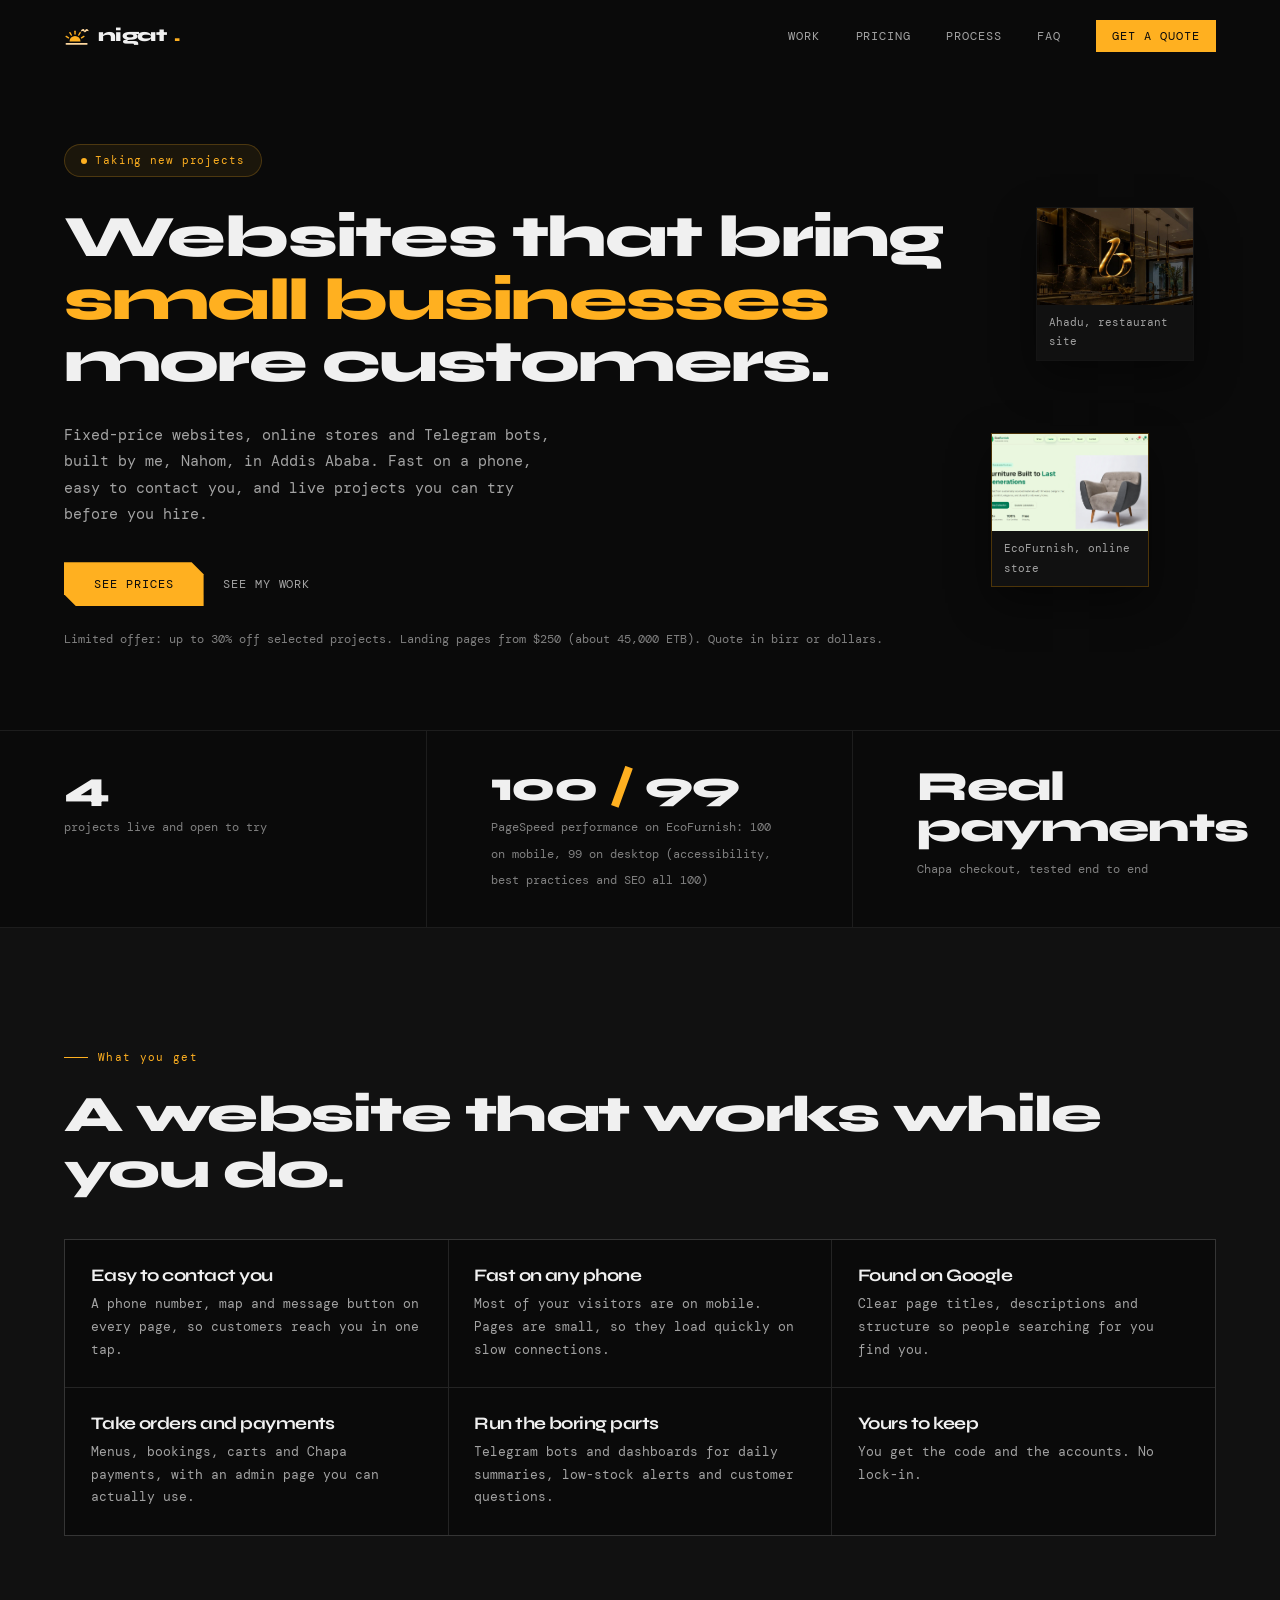
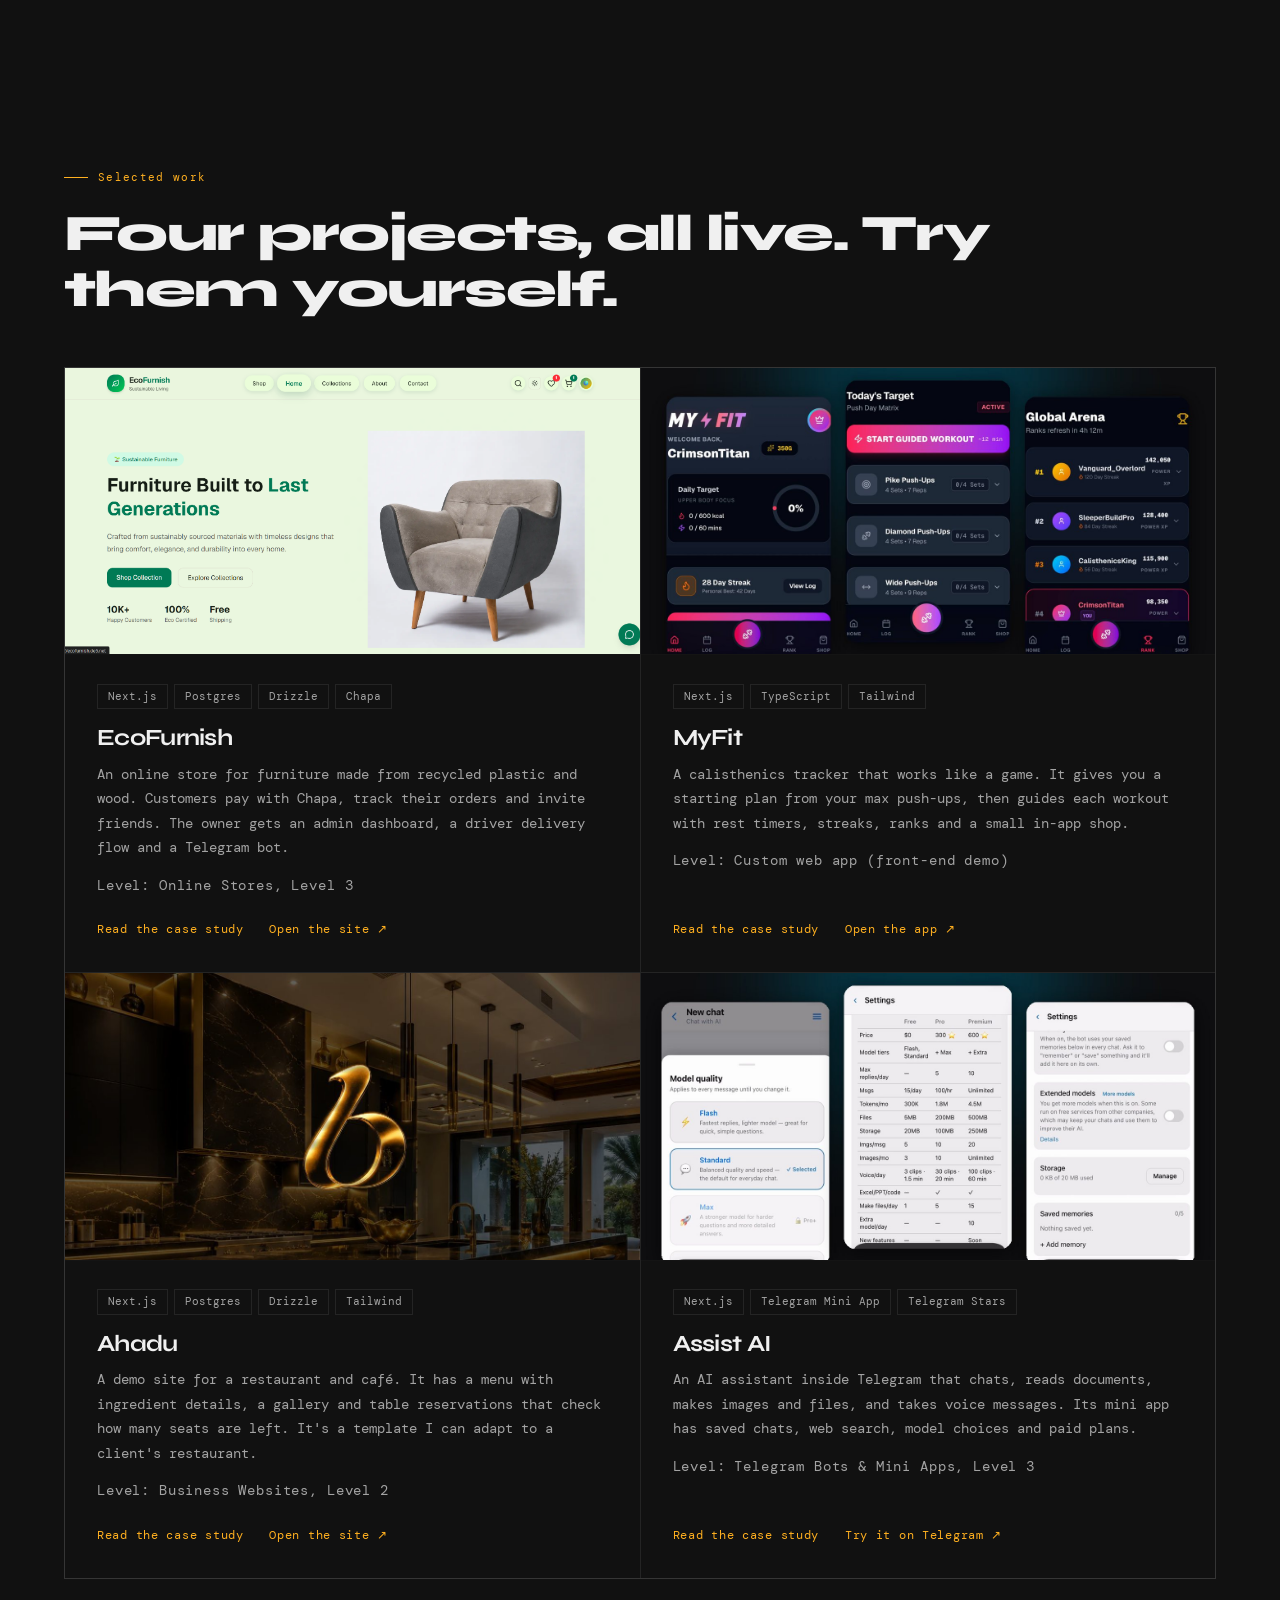
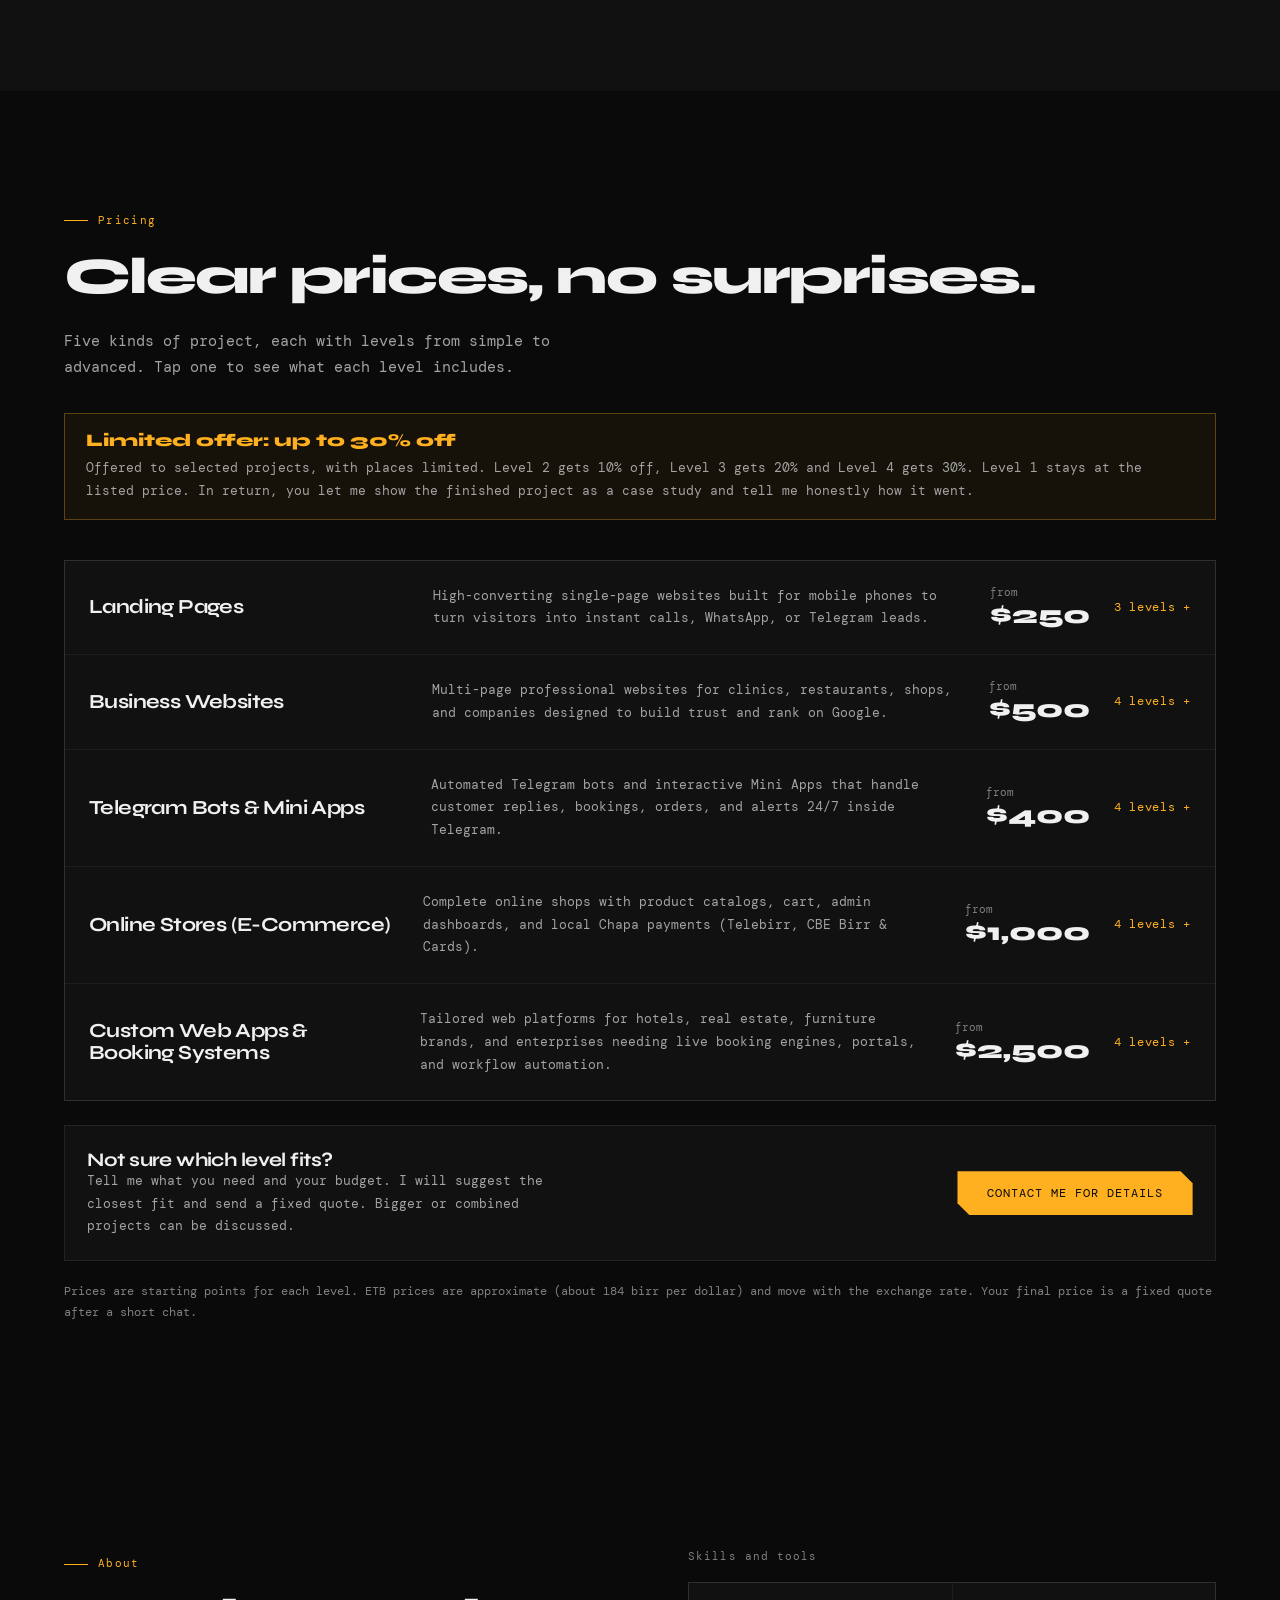
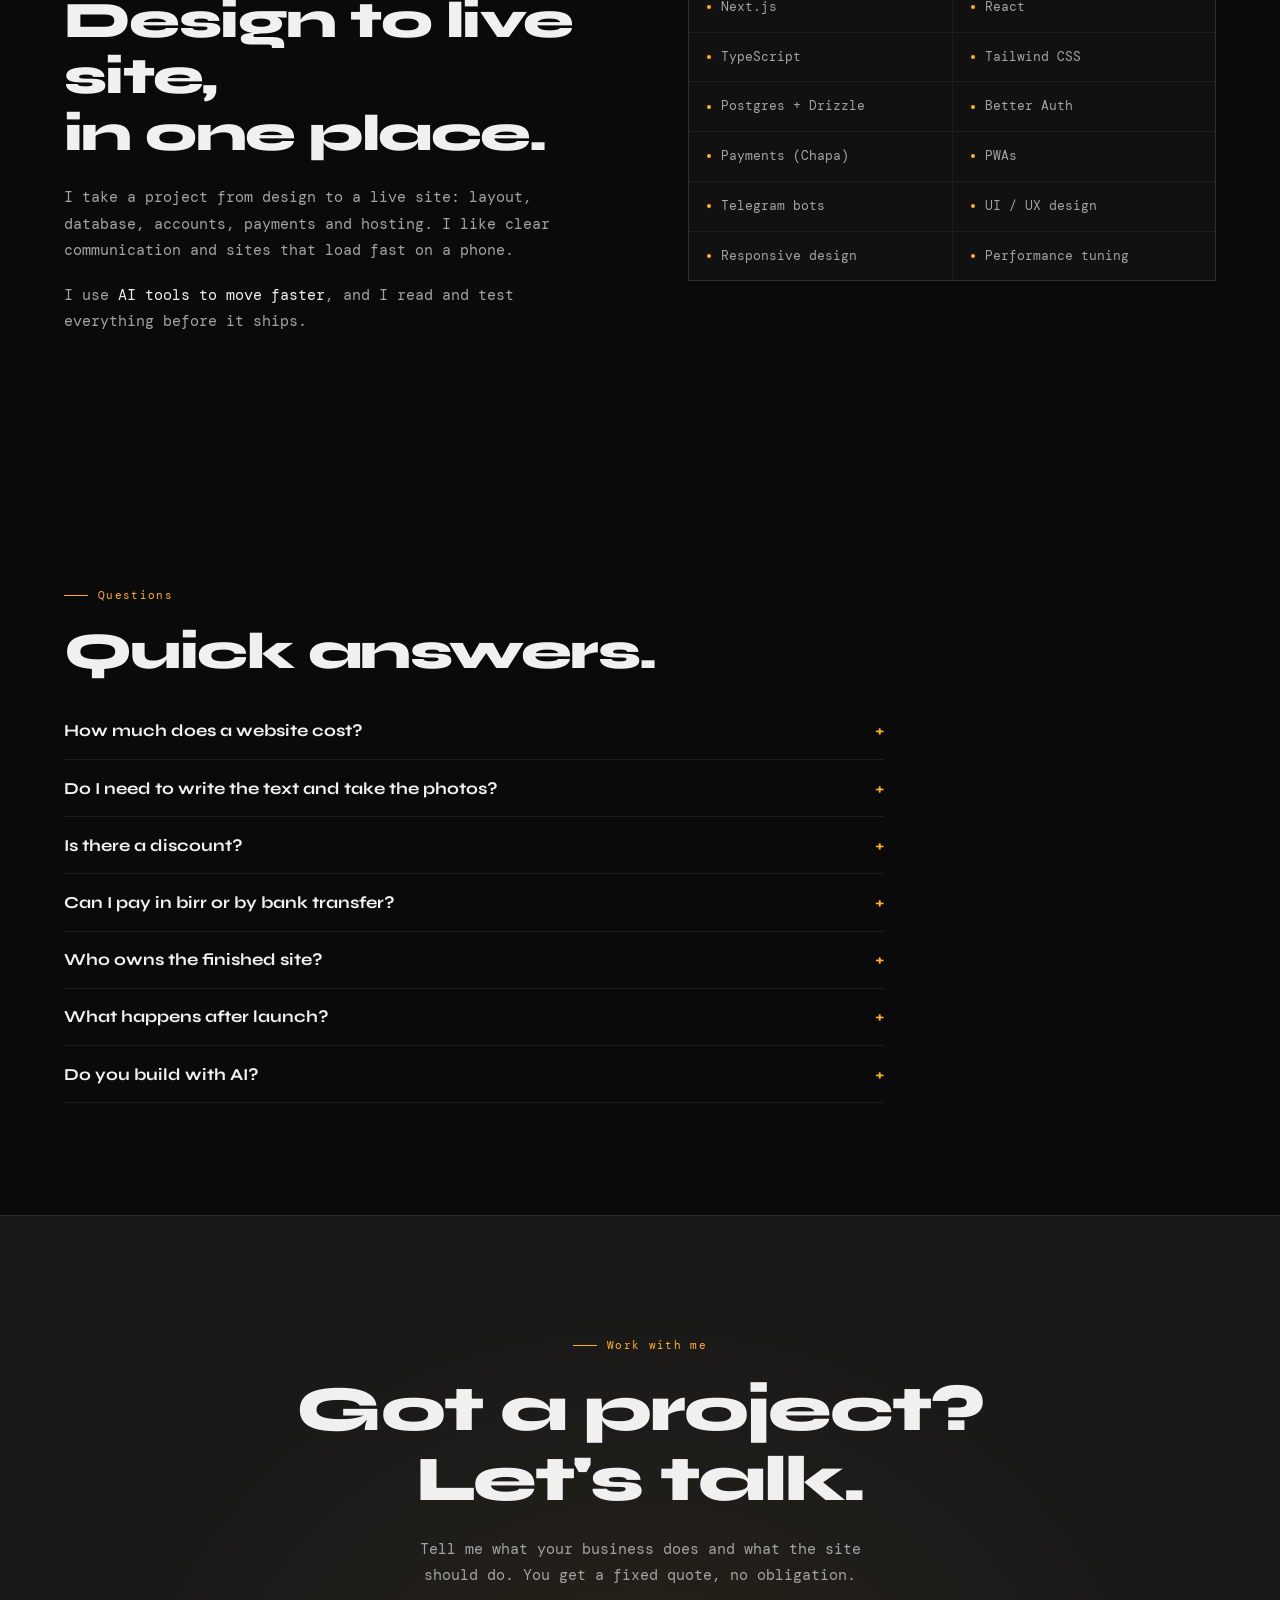
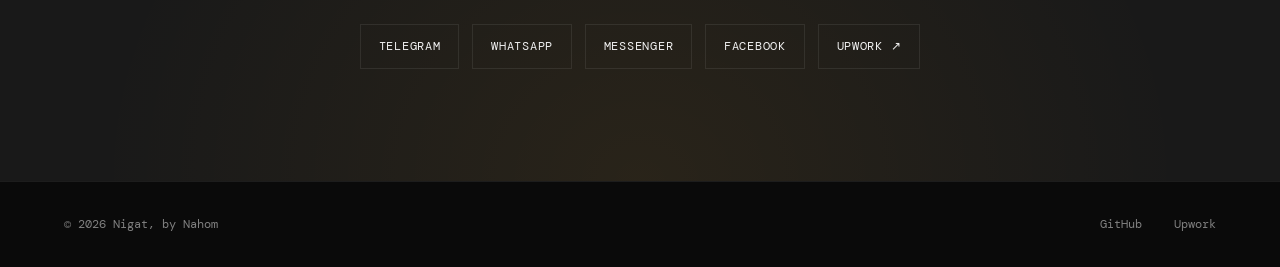
<file: index.html>
<!DOCTYPE html>
<html lang="en">
<head>
<meta charset="UTF-8">
<meta name="viewport" content="width=device-width, initial-scale=1.0">
<title>Nigat | Websites for small businesses in Addis Ababa</title>
<meta name="description" content="Fixed-price websites, online stores and Telegram bots for small businesses, built by Nahom in Addis Ababa. Landing pages from $250.">
<meta property="og:title" content="Nigat | Websites for small businesses">
<meta property="og:description" content="Online store with real payments, a fitness app, a restaurant site and an AI Telegram bot, all live.">
<meta property="og:type" content="website">
<meta property="og:image" content="https://nahoms-portfolio.netlify.app/work/assets/catalog-hero.png">
<meta name="twitter:card" content="summary_large_image">
<link rel="icon" href="work/assets/nigat-icon.svg" type="image/svg+xml">
<link rel="preconnect" href="https://fonts.googleapis.com"><link rel="preconnect" href="https://fonts.gstatic.com" crossorigin><link href="https://fonts.googleapis.com/css2?family=DM+Mono:wght@300;400&family=Syne:wght@400;700;800&display=swap" rel="stylesheet">
<link rel="stylesheet" href="site.css">
<script>document.documentElement.classList.add('js')</script>
</head>
<body>
<nav id="nav">
  <a class="nav-logo" href="#"><img src="work/assets/nigat-mark.svg" width="26" height="26" alt="">nigat<span>.</span></a>
  <button class="menu-btn" type="button" aria-label="Menu" aria-expanded="false">Menu</button>
  <ul class="nav-links"><li><a href="#work">Work</a></li><li><a href="#pricing">Pricing</a></li><li><a href="#process">Process</a></li><li><a href="#faq">FAQ</a></li><li><a class="nav-cta" href="#contact">Get a quote</a></li></ul>
</nav>

<header class="hero">
  <div class="hero-left">
    <div class="badge">Taking new projects</div>
    <h1 class="hero-title">
      <span class="line"><span>Websites that bring</span></span>
      <span class="line"><span class="accent">small businesses</span></span>
      <span class="line"><span>more customers.</span></span>
    </h1>
    <p class="hero-sub">Fixed-price websites, online stores and Telegram bots, built by me, Nahom, in Addis Ababa. Fast on a phone, easy to contact you, and live projects you can try before you hire.</p>
    <div class="btns">
      <a class="btn" href="#pricing">See prices</a>
      <a class="btn alt" href="#work">See my work</a>
    </div>
    <p class="hero-note">Limited offer: up to 30% off selected projects. Landing pages from $250 (about 45,000 ETB). Quote in birr or dollars.</p>
  </div>
  <div class="shots" aria-hidden="true">
    <figure><img src="work/assets/ahadu-home.jpg" alt=""><figcaption>Ahadu, restaurant site</figcaption></figure>
    <figure><img src="work/assets/catalog-hero.png" alt="" loading="lazy"><figcaption>EcoFurnish, online store</figcaption></figure>
  </div>
</header>

<div class="strip">
  <div class="reveal"><b>4</b><small>projects live and open to try</small></div>
  <div class="reveal"><b>100<span> / </span>99</b><small>PageSpeed performance on EcoFurnish: 100 on mobile, 99 on desktop (accessibility, best practices and SEO all 100)</small></div>
  <div class="reveal"><b>Real payments</b><small>Chapa checkout, tested end to end</small></div>
</div>

<section class="help"><div class="tag reveal">What you get</div><h2 class="title reveal">A website that works while you do.</h2>
<div class="help-grid"><div class="reveal"><h3>Easy to contact you</h3><p>A phone number, map and message button on every page, so customers reach you in one tap.</p></div><div class="reveal"><h3>Fast on any phone</h3><p>Most of your visitors are on mobile. Pages are small, so they load quickly on slow connections.</p></div><div class="reveal"><h3>Found on Google</h3><p>Clear page titles, descriptions and structure so people searching for you find you.</p></div><div class="reveal"><h3>Take orders and payments</h3><p>Menus, bookings, carts and Chapa payments, with an admin page you can actually use.</p></div><div class="reveal"><h3>Run the boring parts</h3><p>Telegram bots and dashboards for daily summaries, low-stock alerts and customer questions.</p></div><div class="reveal"><h3>Yours to keep</h3><p>You get the code and the accounts. No lock-in.</p></div></div></section>

<section class="projects" id="work">
  <div class="tag reveal">Selected work</div>
  <h2 class="title reveal">Four projects, all live. Try them yourself.</h2>
  <div class="grid">
    <article class="card reveal">
      <div class="card-img"><img src="work/assets/catalog-hero.png" alt="EcoFurnish product catalog" loading="lazy"></div>
      <div class="card-body">
        <div class="card-tags"><span>Next.js</span><span>Postgres</span><span>Drizzle</span><span>Chapa</span></div>
        <h3>EcoFurnish</h3>
        <p>An online store for furniture made from recycled plastic and wood. Customers pay with Chapa, track their orders and invite friends. The owner gets an admin dashboard, a driver delivery flow and a Telegram bot.</p>
        <p class="lvl-badge">Level: Online Stores, Level 3</p><div class="card-links"><a href="work/ecofurnish.html">Read the case study</a><a href="https://ecofurnish.de5.net/" target="_blank" rel="noopener noreferrer">Open the site ↗</a></div>
      </div>
    </article>
    <article class="card reveal">
      <div class="card-img"><img src="work/assets/myfit-card.jpg" alt="MyFit home, workout and leaderboard screens" loading="lazy"></div>
      <div class="card-body">
        <div class="card-tags"><span>Next.js</span><span>TypeScript</span><span>Tailwind</span></div>
        <h3>MyFit</h3>
        <p>A calisthenics tracker that works like a game. It gives you a starting plan from your max push-ups, then guides each workout with rest timers, streaks, ranks and a small in-app shop.</p>
        <p class="lvl-badge">Level: Custom web app (front-end demo)</p><div class="card-links"><a href="work/myfit.html">Read the case study</a><a href="https://myfit.us.ci/" target="_blank" rel="noopener noreferrer">Open the app ↗</a></div>
      </div>
    </article>
    <article class="card reveal">
      <div class="card-img"><img src="work/assets/ahadu-home.jpg" alt="Ahadu restaurant home page" loading="lazy"></div>
      <div class="card-body">
        <div class="card-tags"><span>Next.js</span><span>Postgres</span><span>Drizzle</span><span>Tailwind</span></div>
        <h3>Ahadu</h3>
        <p>A demo site for a restaurant and café. It has a menu with ingredient details, a gallery and table reservations that check how many seats are left. It's a template I can adapt to a client's restaurant.</p>
        <p class="lvl-badge">Level: Business Websites, Level 2</p><div class="card-links"><a href="work/ahadu.html">Read the case study</a><a href="https://ahadu.us.ci/" target="_blank" rel="noopener noreferrer">Open the site ↗</a></div>
      </div>
    </article>
    <article class="card reveal">
      <div class="card-img"><img src="work/assets/assist-ai-card.jpg" alt="Assist AI model picker, plans and settings in the Telegram mini app" loading="lazy"></div>
      <div class="card-body">
        <div class="card-tags"><span>Next.js</span><span>Telegram Mini App</span><span>Telegram Stars</span></div>
        <h3>Assist AI</h3>
        <p>An AI assistant inside Telegram that chats, reads documents, makes images and files, and takes voice messages. Its mini app has saved chats, web search, model choices and paid plans.</p>
        <p class="lvl-badge">Level: Telegram Bots &amp; Mini Apps, Level 3</p><div class="card-links"><a href="work/assist-ai.html">Read the case study</a><a href="https://t.me/AskAssistAIBot" target="_blank" rel="noopener noreferrer">Try it on Telegram ↗</a></div>
      </div>
    </article>
  </div>
</section>

<section class="pricing" id="pricing"><div class="tag reveal">Pricing</div><h2 class="title reveal">Clear prices, no surprises.</h2>
<p class="lead reveal">Five kinds of project, each with levels from simple to advanced. Tap one to see what each level includes.</p>
<div class="offer reveal"><b>Limited offer: up to 30% off</b><span>Offered to selected projects, with places limited. Level 2 gets 10% off, Level 3 gets 20% and Level 4 gets 30%. Level 1 stays at the listed price. In return, you let me show the finished project as a case study and tell me honestly how it went.</span></div><div class="branches"><details class="branch reveal"><summary><h3>Landing Pages</h3><p>High-converting single-page websites built for mobile phones to turn visitors into instant calls, WhatsApp, or Telegram leads.</p><div class="from"><small>from</small>$250</div><span class="more">3 levels</span></summary><div class="tiers"><div class="tier"><span class="lvl">Level 1</span><h4>Express Lead Page</h4><div class="pr">$250<small>45,000 ETB</small></div><p class="best">Best for: Personal brands, tutors, freelancers, single-service promos</p><p>A fast, mobile-first single page tailored to your logo and brand colors. Includes a clear service pitch, direct WhatsApp/Telegram/Call action buttons, basic Google indexing, and 1 round of revisions.</p></div><div class="tier"><span class="lvl">Level 2</span><h4>Conversion Campaign Page</h4><div class="pr"><s>$400</s> $360<small>65,000 ETB</small></div><p class="deal">10% off, limited offer</p><p class="best">Best for: Clinics running ads, events, product launches, gyms</p><p>Designed to turn ad traffic into paying customers. Includes structured persuasive layout, testimonials/social proof section, FAQ accordion, lead capture form routed to your email/Telegram, speed optimization, and 2 rounds of revisions.</p></div><div class="tier"><span class="lvl">Level 3</span><h4>Interactive Promo & Funnel Page</h4><div class="pr"><s>$650</s> $520<small>95,000 ETB</small></div><p class="deal">20% off, limited offer</p><p class="best">Best for: Real estate launches, high-ticket courses, car dealerships</p><p>Premium custom UI with smooth animations, interactive price/installment calculator or multi-step inquiry form, analytics/pixel tracking setup for Meta & Google Ads, and bilingual (English/Amharic) toggle.</p></div></div></details><details class="branch reveal"><summary><h3>Business Websites</h3><p>Multi-page professional websites for clinics, restaurants, shops, and companies designed to build trust and rank on Google.</p><div class="from"><small>from</small>$500</div><span class="more">4 levels</span></summary><div class="tiers"><div class="tier"><span class="lvl">Level 1</span><h4>Essential 5-Page Presence</h4><div class="pr">$500<small>90,000 ETB</small></div><p class="best">Best for: Cafes, local shops, salons, small dental or medical clinics</p><p>Up to 5 custom-styled pages (Home, About, Services/Menu, Gallery, Contact). Features your brand colors and logo, working contact form, embedded Google Map, social links, fast mobile loading, local Google SEO setup, and 2 rounds of revisions.</p></div><div class="tier"><span class="lvl">Level 2</span><h4>Dynamic CMS Business Site</h4><div class="pr"><s>$800</s> $720<small>130,000 ETB</small></div><p class="deal">10% off, limited offer</p><p class="best">Best for: Restaurants, growing clinics, law firms, consultancies</p><p>Everything in Starter plus an easy-to-use Admin Panel so your team can update menus, prices, photos, or news anytime without coding. Includes WhatsApp/Telegram instant chat widgets, on-page SEO optimization, and staff handover training.</p><p class="built">I built this level: <a href="work/ahadu.html">Ahadu</a></p></div><div class="tier"><span class="lvl">Level 3</span><h4>Bilingual Corporate & Service Site</h4><div class="pr"><s>$1,300</s> $1,040<small>190,000 ETB</small></div><p class="deal">20% off, limited offer</p><p class="best">Best for: Construction firms, importers/exporters, NGOs, schools</p><p>Up to 10–12 pages with full English & Amharic language switching, downloadable company profile/brochure section, department-specific inquiry routing, Google Business Profile optimization, and enhanced security setup.</p></div><div class="tier"><span class="lvl">Level 4</span><h4>Multi-Branch Corporate Platform</h4><div class="pr"><s>$2,500+</s> from $1,750<small>320,000 ETB+</small></div><p class="deal">30% off, limited offer</p><p class="best">Best for: Hospitals, multi-branch companies, mid-sized hotels, banks/MFIs</p><p>Custom UI/UX design system, branch locator with interactive maps, career/job application portal, news & press center, strict performance and security hardening, and 3 months of priority technical support.</p></div></div></details><details class="branch reveal"><summary><h3>Telegram Bots & Mini Apps</h3><p>Automated Telegram bots and interactive Mini Apps that handle customer replies, bookings, orders, and alerts 24/7 inside Telegram.</p><div class="from"><small>from</small>$400</div><span class="more">4 levels</span></summary><div class="tiers"><div class="tier"><span class="lvl">Level 1</span><h4>Single-Job Utility Bot</h4><div class="pr">$400<small>70,000 ETB</small></div><p class="best">Best for: Small shops, service desks, community admins, FAQ automation</p><p>A dedicated bot built around one core workflow—such as answering common questions, collecting customer inquiries, or sending instant order/booking alerts to your staff group. Fully hosted, tested, and includes 1 round of changes.</p></div><div class="tier"><span class="lvl">Level 2</span><h4>Order & Booking Bot + Admin Sheet</h4><div class="pr"><s>$700</s> $630<small>115,000 ETB</small></div><p class="deal">10% off, limited offer</p><p class="best">Best for: Delivery kitchens, clinics, barbershops, ticket sellers</p><p>Interactive button menus where customers browse items/services, share their phone number and live location pin, and submit orders. Automatically logs every order into Google Sheets or an Admin dashboard with real-time status notifications.</p></div><div class="tier"><span class="lvl">Level 3</span><h4>Telegram Mini App (Web UI Inside TG)</h4><div class="pr"><s>$1,200</s> $960<small>175,000 ETB</small></div><p class="deal">20% off, limited offer</p><p class="best">Best for: Restaurants, retail stores, loyalty clubs, service marketplaces</p><p>A full visual mobile storefront or booking app running natively inside Telegram—no extra app download needed. Customers browse photo catalogs, add items to a cart, and checkout smoothly with full admin order management.</p><p class="built">I built this level: <a href="work/assist-ai.html">Assist AI</a></p></div><div class="tier"><span class="lvl">Level 4</span><h4>Mini App + Chapa Payment & CRM Sync</h4><div class="pr"><s>$2,000+</s> from $1,400<small>260,000 ETB+</small></div><p class="deal">30% off, limited offer</p><p class="best">Best for: High-volume delivery brands, subscription channels, fintech tools</p><p>Complete Telegram Mini App integrated with Chapa (Telebirr, CBE Birr, Cards) for instant in-app payments, automated receipt generation, customer loyalty points, broadcast marketing tools, and custom API/database sync.</p></div></div></details><details class="branch reveal"><summary><h3>Online Stores (E-Commerce)</h3><p>Complete online shops with product catalogs, cart, admin dashboards, and local Chapa payments (Telebirr, CBE Birr & Cards).</p><div class="from"><small>from</small>$1,000</div><span class="more">4 levels</span></summary><div class="tiers"><div class="tier"><span class="lvl">Level 1</span><h4>Essential Chapa Online Store</h4><div class="pr">$1,000<small>185,000 ETB</small></div><p class="best">Best for: Boutiques, cosmetics, electronics, gift & retail shops</p><p>Complete e-commerce storefront with product catalog, shopping cart, wishlist, and Chapa payment integration (Telebirr, CBE Birr & Cards). Includes an Admin Dashboard to manage products, stock, and orders, automated order emails, and 2 rounds of changes.</p></div><div class="tier"><span class="lvl">Level 2</span><h4>Smart Delivery & Promo Store</h4><div class="pr"><s>$1,600</s> $1,440<small>265,000 ETB</small></div><p class="deal">10% off, limited offer</p><p class="best">Best for: Fashion brands, supermarkets, pharmacies, multi-category stores</p><p>Everything in Starter plus Addis Ababa zone-based delivery fee calculation, discount/coupon codes, customer accounts with order tracking history, Telegram admin alerts on new sales, and low-stock notifications.</p></div><div class="tier"><span class="lvl">Level 3</span><h4>High-Ticket & Custom Product Store</h4><div class="pr"><s>$2,500</s> $2,000<small>370,000 ETB</small></div><p class="deal">20% off, limited offer</p><p class="best">Best for: Furniture showrooms, interior brands, appliance & auto dealers</p><p>Built for high-value items requiring custom options (size, fabric, wood, color) with dynamic pricing, partial deposit checkout (e.g., 50% upfront via Chapa/bank transfer), bulk B2B quote requests, and delivery scheduling.</p><p class="built">I built this level: <a href="work/ecofurnish.html">EcoFurnish</a></p></div><div class="tier"><span class="lvl">Level 4</span><h4>Multi-Branch / POS-Synced Store</h4><div class="pr"><s>$4,000+</s> from $2,800<small>515,000 ETB+</small></div><p class="deal">30% off, limited offer</p><p class="best">Best for: Retail chains, wholesalers, nationwide distributors</p><p>Real-time inventory sync across physical branches, multi-currency support (ETB + USD international cards), advanced sales & tax reporting, automated SMS/email customer updates, and dedicated high-traffic cloud hosting setup.</p></div></div></details><details class="branch reveal"><summary><h3>Custom Web Apps & Booking Systems</h3><p>Tailored web platforms for hotels, real estate, furniture brands, and enterprises needing live booking engines, portals, and workflow automation.</p><div class="from"><small>from</small>$2,500</div><span class="more">4 levels</span></summary><div class="tiers"><div class="tier"><span class="lvl">Level 1</span><h4>Direct Appointment & Service Portal</h4><div class="pr">$2,500<small>460,000 ETB</small></div><p class="best">Best for: Dental/medical clinics, spas, car rentals, tour operators</p><p>Custom scheduling platform where clients check live availability, book time slots or vehicles, pay deposits via Chapa, and receive automated SMS/Telegram reminders—eliminating manual phone scheduling.</p></div><div class="tier"><span class="lvl">Level 2</span><h4>Direct Hotel & Resort Booking Engine</h4><div class="pr"><s>$4,500</s> $4,050<small>745,000 ETB</small></div><p class="deal">10% off, limited offer</p><p class="best">Best for: Hotels, lodges, guest houses, resorts (Addis, Bishoftu, Hawassa)</p><p>Includes live room availability calendar, seasonal rate management, local (Chapa/Telebirr) + international USD card checkout, staff reservation dashboard, and 6-month support SLA.</p></div><div class="tier"><span class="lvl">Level 3</span><h4>Operations & Multi-Vendor Platform</h4><div class="pr"><s>$8,000+</s> from $6,400<small>1,180,000 ETB+</small></div><p class="deal">20% off, limited offer</p><p class="best">Best for: Real estate developers, multi-branch restaurant chains, B2B portals</p><p>Tailored web software built around your exact business rules: interactive property floorplans, multi-vendor seller dashboards with automated commission splits, role-based staff permissions, and custom analytics.</p></div><div class="tier"><span class="lvl">Level 4</span><h4>Full-Scale SaaS / Fintech Ecosystem</h4><div class="pr">Custom quote<small>Quoted per project</small></div><p class="best">Best for: Banks, fintech startups, logistics networks, large institutions</p><p>End-to-end custom software engineering with web & mobile apps, secure authentication and verification workflows, multi-gateway payment routing, high-concurrency cloud architecture, QA testing, and long-term technical partnership.</p></div></div></details></div>
<div class="price-cta reveal"><div><h3>Not sure which level fits?</h3><p>Tell me what you need and your budget. I will suggest the closest fit and send a fixed quote. Bigger or combined projects can be discussed.</p></div><a class="btn" href="#contact">Contact me for details</a></div><p class="fine">Prices are starting points for each level. ETB prices are approximate (about 184 birr per dollar) and move with the exchange rate. Your final price is a fixed quote after a short chat.</p></section>

<section id="about">
  <div class="about-grid">
    <div>
      <div class="tag reveal">About</div>
      <h2 class="title reveal">Design to live site,<br>in one place.</h2>
      <div class="about-text reveal">
        <p>I take a project from design to a live site: layout, database, accounts, payments and hosting. I like clear communication and sites that load fast on a phone.</p>
        <p>I use <strong>AI tools to move faster</strong>, and I read and test everything before it ships.</p>
      </div>
    </div>
    <div class="reveal">
      <div class="skills-label">Skills and tools</div>
      <div class="skills">
        <div>Next.js</div><div>React</div><div>TypeScript</div><div>Tailwind CSS</div>
        <div>Postgres + Drizzle</div><div>Better Auth</div><div>Payments (Chapa)</div><div>PWAs</div>
        <div>Telegram bots</div><div>UI / UX design</div><div>Responsive design</div><div>Performance tuning</div>
      </div>
    </div>
  </div>
</section>

<section id="faq"><div class="tag reveal">Questions</div><h2 class="title reveal">Quick answers.</h2><div class="faq"><details><summary>How much does a website cost?</summary><p>Landing pages start at $250, business websites at $500, online stores at $1,000. The final price depends on pages, features and content, and you get it as a fixed quote before I start.</p></details><details><summary>Do I need to write the text and take the photos?</summary><p>It helps if you send your own, and I will tell you exactly what I need. If you do not have them yet, we can plan them together.</p></details><details><summary>Is there a discount?</summary><p>For a limited time, selected projects get 10% off at Level 2, 20% off at Level 3 and 30% off at Level 4. In return, I ask to show the finished project as a case study and for honest feedback. Places are limited.</p></details><details><summary>Can I pay in birr or by bank transfer?</summary><p>Yes, quotes can be agreed in birr or dollars, and I work with bank transfer.</p></details><details><summary>Who owns the finished site?</summary><p>You do. The domain and hosting are set up in your name, and you get the code.</p></details><details><summary>What happens after launch?</summary><p>The site keeps running. If you want changes later, I quote them upfront.</p></details><details><summary>Do you build with AI?</summary><p>I use AI tools to move faster, and I read and test everything before it ships.</p></details></div></section>

<section class="cta-section" id="contact">
  <div class="tag reveal">Work with me</div>
  <h2 class="cta-title reveal">Got a project?<br>Let's talk.</h2>
  <p class="cta-sub reveal">Tell me what your business does and what the site should do. You get a fixed quote, no obligation.</p>
  <div class="contact-row reveal"><a href="https://t.me/YOUR_TELEGRAM_USERNAME" target="_blank" rel="noopener noreferrer">Telegram</a><a href="https://wa.me/YOUR_NUMBER_WITH_COUNTRY_CODE" target="_blank" rel="noopener noreferrer">WhatsApp</a><a href="https://m.me/YOUR_FACEBOOK_PAGE" target="_blank" rel="noopener noreferrer">Messenger</a><a href="https://facebook.com/YOUR_FACEBOOK_PAGE" target="_blank" rel="noopener noreferrer">Facebook</a><a href="https://www.upwork.com/freelancers/~0145d2d9df8b7e93d8?mp_source=share" target="_blank" rel="noopener noreferrer">Upwork ↗</a></div>
</section>

<footer>
  <span>© 2026 Nigat, by Nahom</span>
  <div><a href="https://github.com/Nahom-F" target="_blank" rel="noopener noreferrer">GitHub</a><a href="https://www.upwork.com/freelancers/~0145d2d9df8b7e93d8?mp_source=share" target="_blank" rel="noopener noreferrer">Upwork</a></div>
</footer>
<script src="fx.js" defer></script>
</body>
</html>
</file>
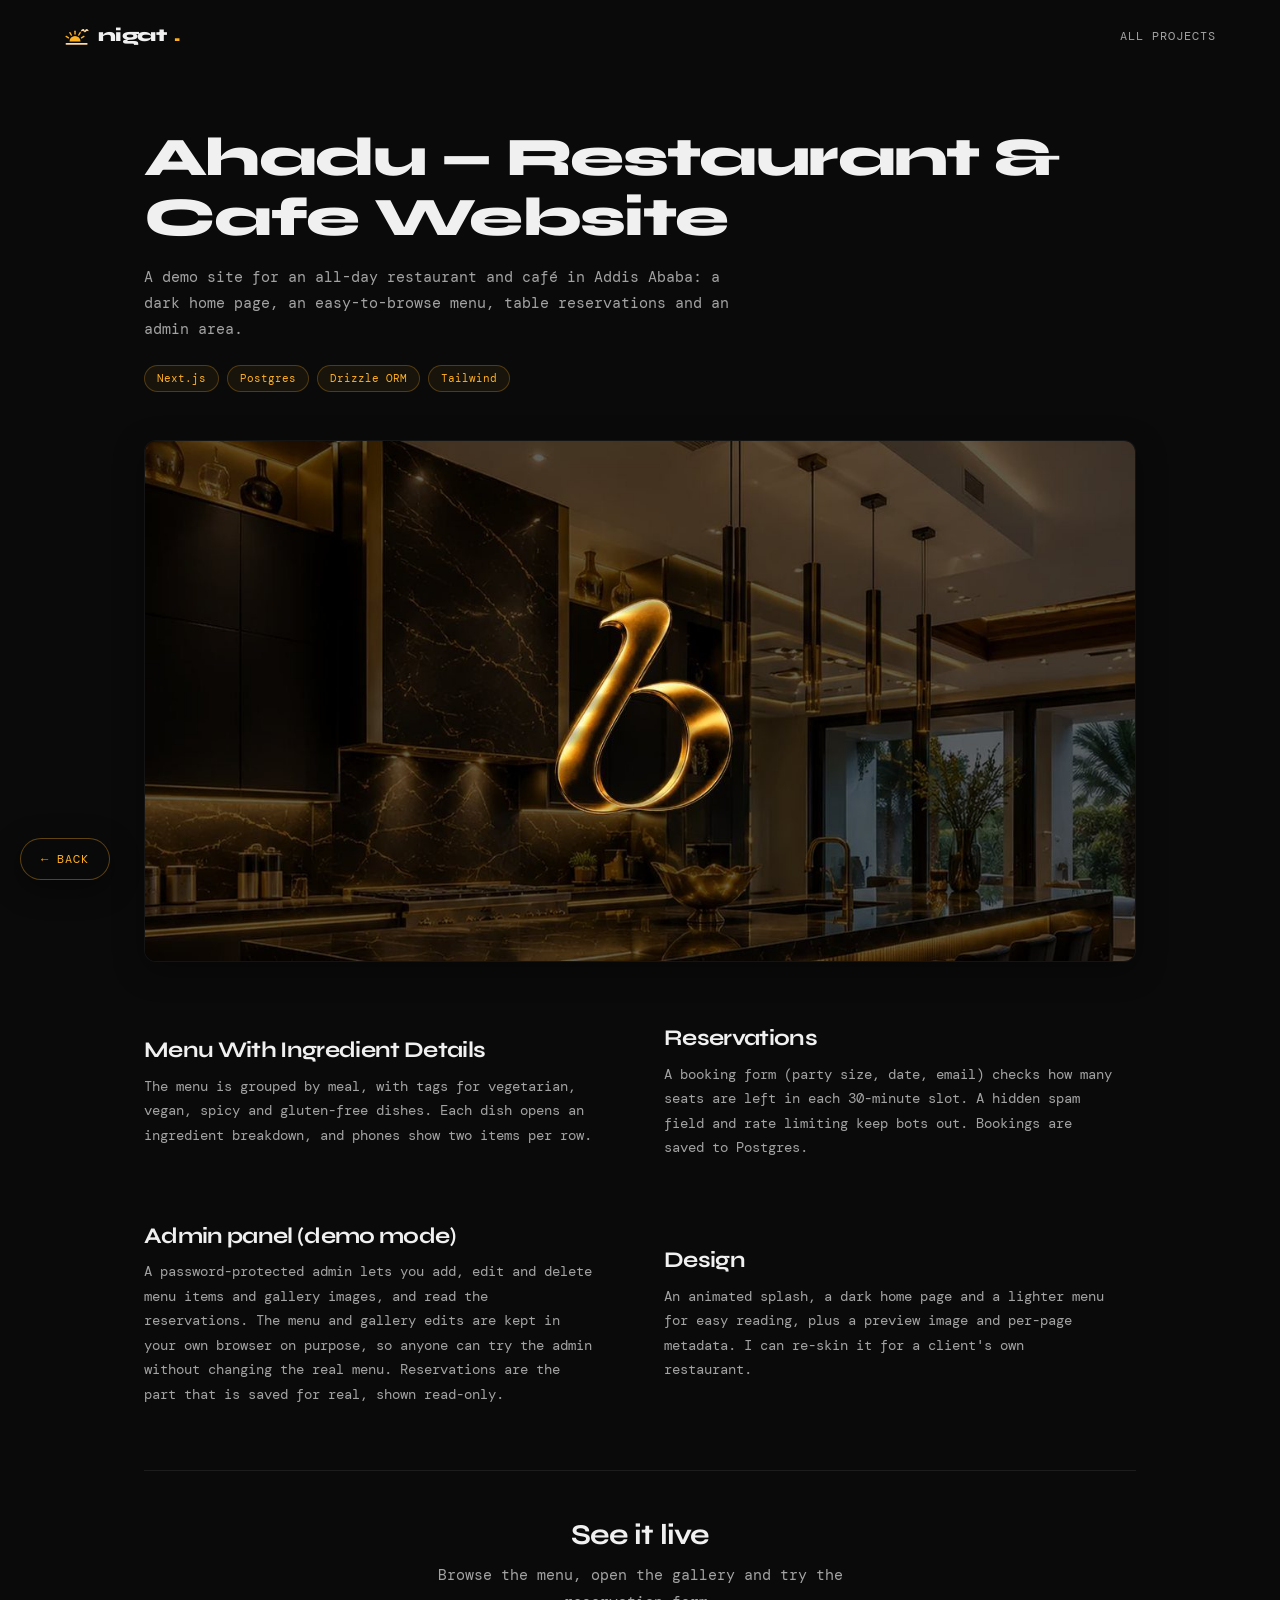
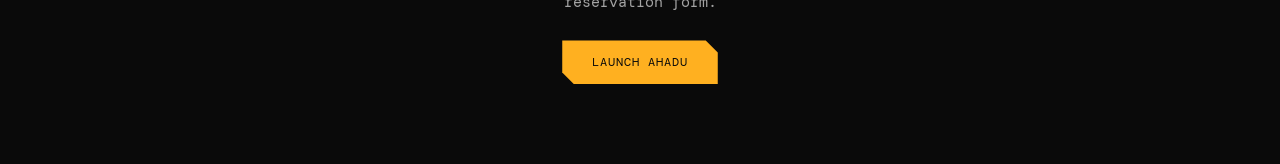
<file: work/ahadu.html>
<!DOCTYPE html>
<html lang="en">
<head>
<meta charset="UTF-8">
<meta name="viewport" content="width=device-width, initial-scale=1.0">
<title>Ahadu, restaurant website | Nahom</title>
<link rel="preconnect" href="https://fonts.googleapis.com"><link rel="preconnect" href="https://fonts.gstatic.com" crossorigin><link href="https://fonts.googleapis.com/css2?family=DM+Mono:wght@300;400&family=Syne:wght@400;700;800&display=swap" rel="stylesheet">
<link rel="icon" href="assets/nigat-icon.svg" type="image/svg+xml">
<link rel="stylesheet" href="../site.css">
</head>
<body>

<nav id="nav"><a class="nav-logo" href="../index.html"><img src="assets/nigat-mark.svg" width="26" height="26" alt="">nigat<span>.</span></a><ul class="nav-links"><li><a href="../index.html#work">All projects</a></li></ul></nav>

<header class="case-header">
  <h1 class="case-title">Ahadu — Restaurant &amp; Cafe Website</h1>
  <p class="case-lede">A demo site for an all-day restaurant and café in Addis Ababa: a dark home page, an easy-to-browse menu, table reservations and an admin area.</p>
  <div class="case-tags">
    <span class="case-tag">Next.js</span>
    <span class="case-tag">Postgres</span>
    <span class="case-tag">Drizzle ORM</span>
    <span class="case-tag">Tailwind</span>
  </div>
</header>

<section class="media-showcase">
  <div class="video-container">
    <img src="assets/ahadu-home.jpg" alt="Ahadu home page">
  </div>

  <div class="feature-row">
    <div class="feature-text">
      <h3 class="feature-title">Menu With Ingredient Details</h3>
      <p class="feature-desc">The menu is grouped by meal, with tags for vegetarian, vegan, spicy and gluten-free dishes. Each dish opens an ingredient breakdown, and phones show two items per row.</p>
    </div>
    <div class="feature-text">
      <h3 class="feature-title">Reservations</h3>
      <p class="feature-desc">A booking form (party size, date, email) checks how many seats are left in each 30-minute slot. A hidden spam field and rate limiting keep bots out. Bookings are saved to Postgres.</p>
    </div>
  </div>

  <div class="feature-row">
    <div class="feature-text">
      <h3 class="feature-title">Admin panel (demo mode)</h3>
      <p class="feature-desc">A password-protected admin lets you add, edit and delete menu items and gallery images, and read the reservations. The menu and gallery edits are kept in your own browser on purpose, so anyone can try the admin without changing the real menu. Reservations are the part that is saved for real, shown read-only.</p>
    </div>
    <div class="feature-text">
      <h3 class="feature-title">Design</h3>
      <p class="feature-desc">An animated splash, a dark home page and a lighter menu for easy reading, plus a preview image and per-page metadata. I can re-skin it for a client's own restaurant.</p>
    </div>
  </div>

  <div class="cta">
    <h3>See it live</h3>
    <p>Browse the menu, open the gallery and try the reservation form.</p>
    <a class="btn" href="https://ahadu.us.ci/" target="_blank" rel="noopener noreferrer">Launch Ahadu</a>
  </div>
</section>
<a class="back-fab" href="../index.html#work" aria-label="Back to all projects">← Back</a>
<script src="../fx.js" defer></script>
</body>
</html>
</file>
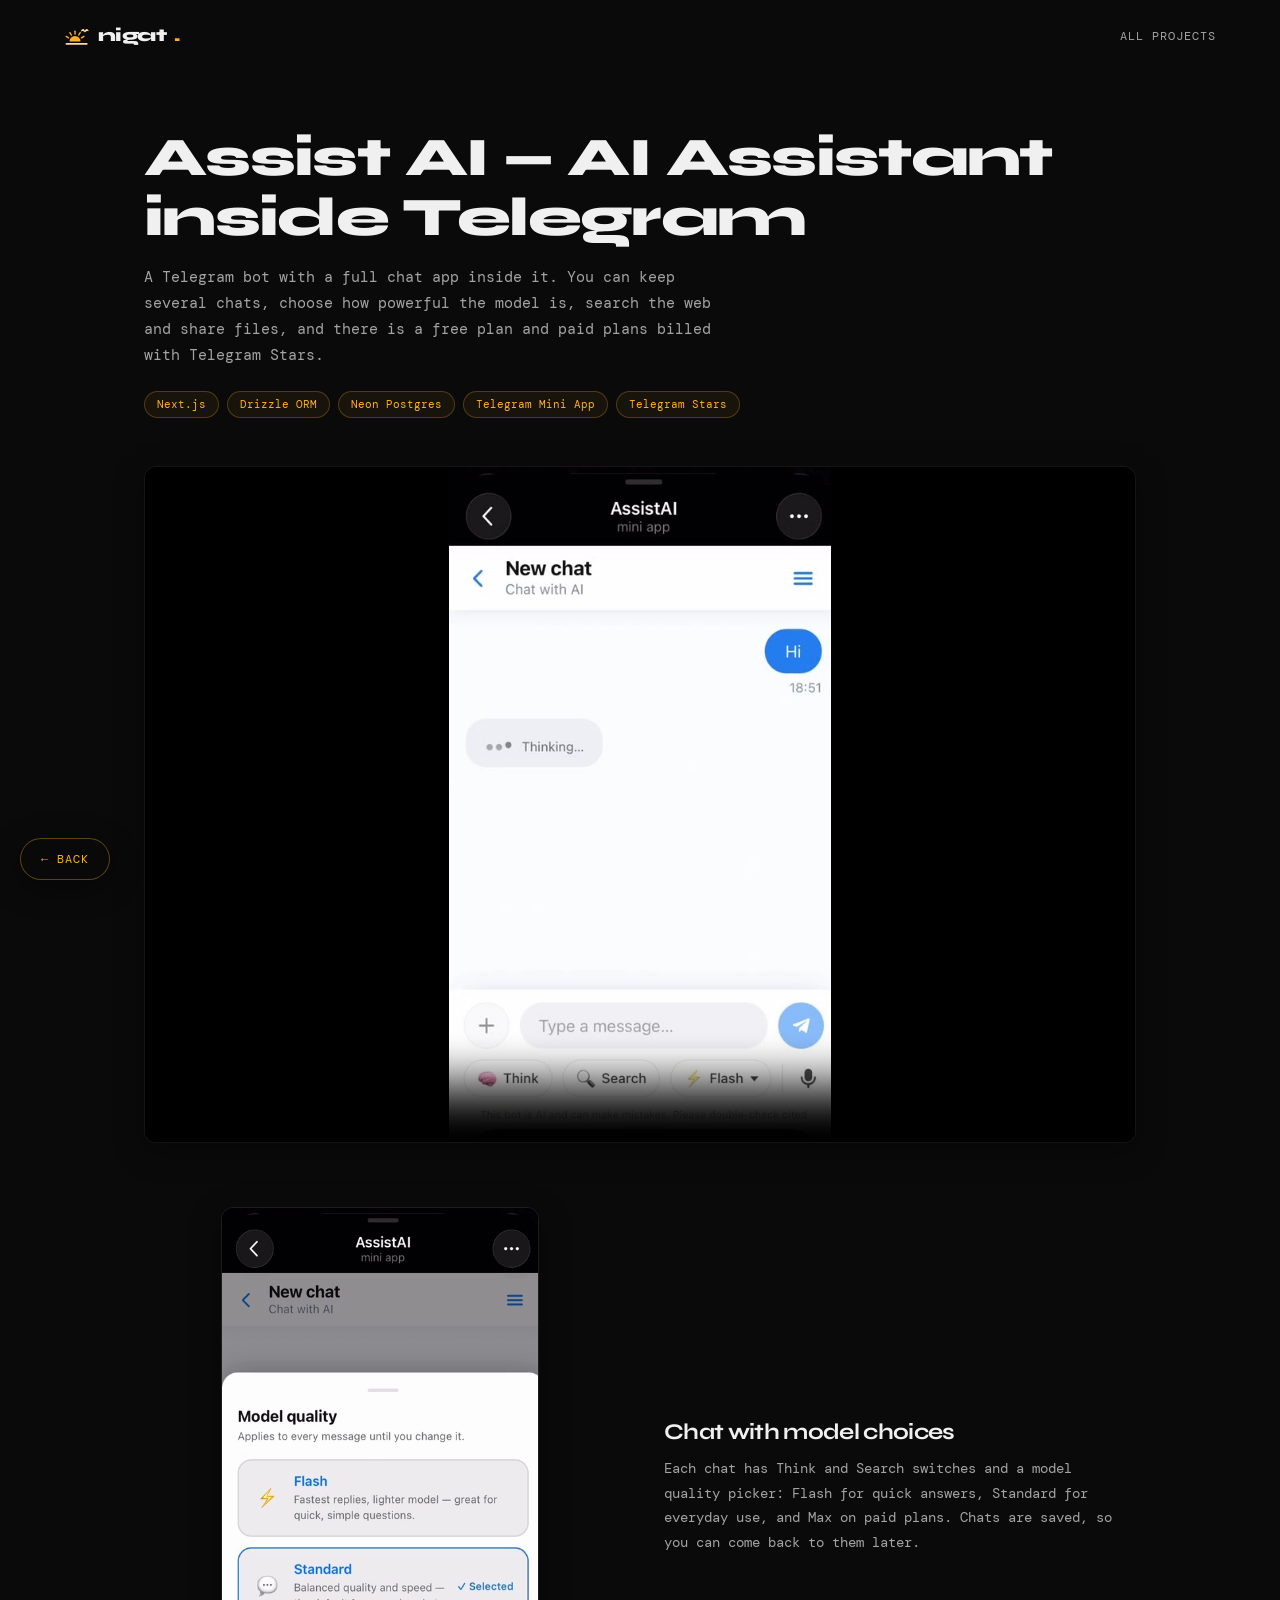
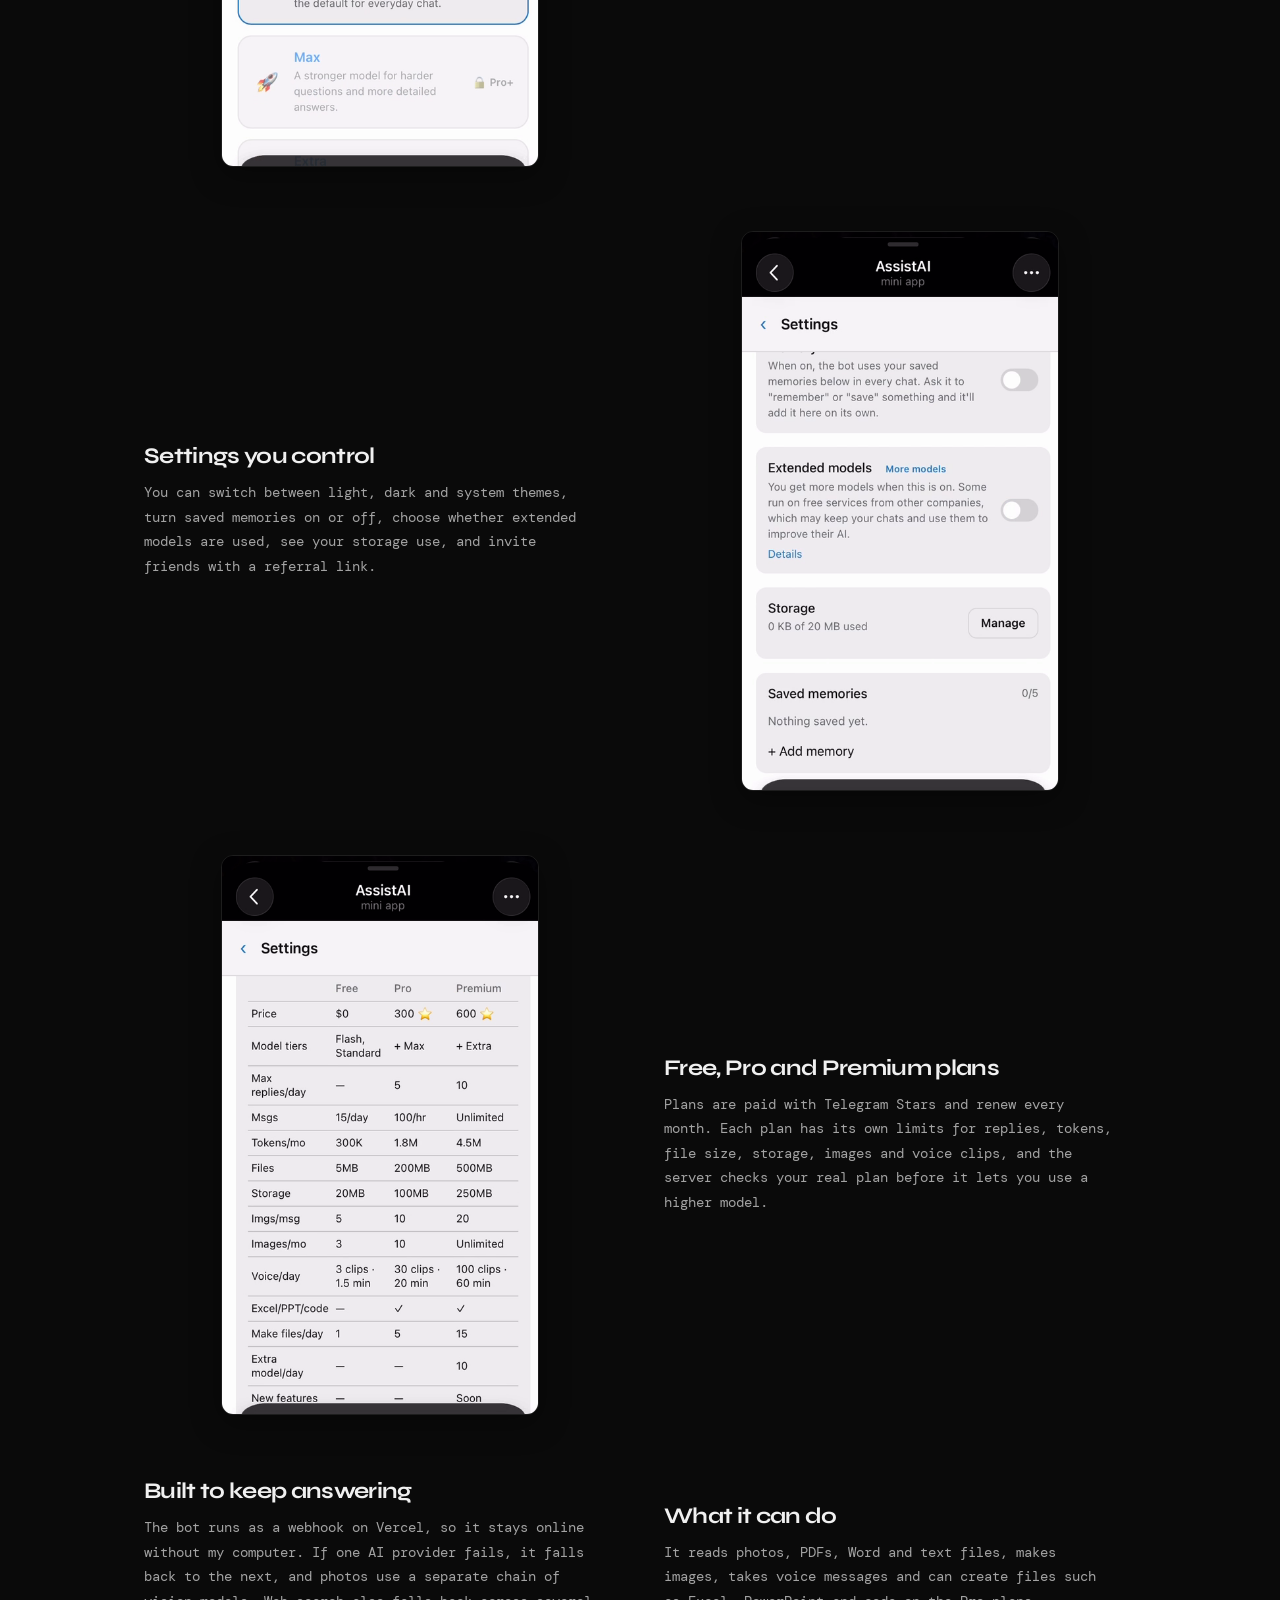
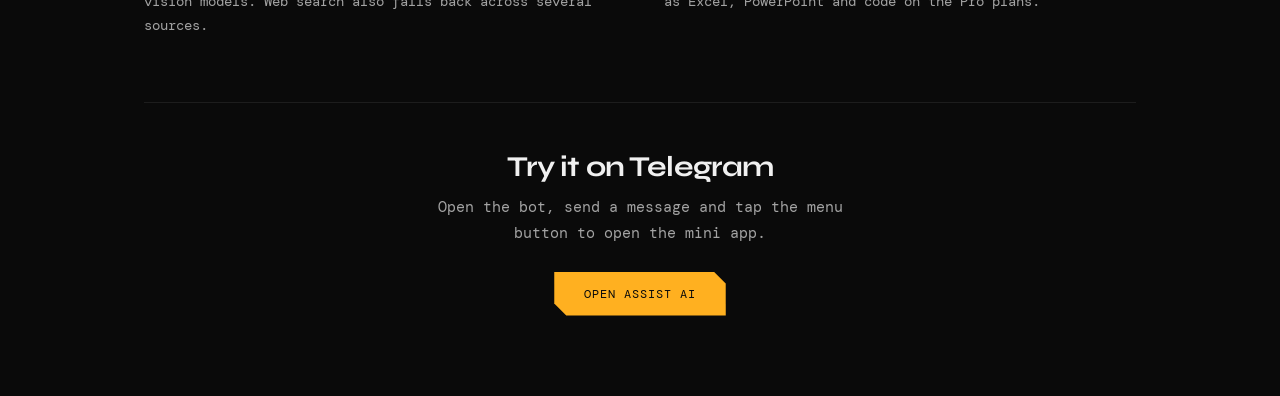
<file: work/assist-ai.html>
<!DOCTYPE html>
<html lang="en">
<head>
<meta charset="UTF-8">
<meta name="viewport" content="width=device-width, initial-scale=1.0">
<title>Assist AI, Telegram bot | Nahom</title>
<link rel="preconnect" href="https://fonts.googleapis.com"><link rel="preconnect" href="https://fonts.gstatic.com" crossorigin><link href="https://fonts.googleapis.com/css2?family=DM+Mono:wght@300;400&family=Syne:wght@400;700;800&display=swap" rel="stylesheet">
<link rel="icon" href="assets/nigat-icon.svg" type="image/svg+xml">
<link rel="stylesheet" href="../site.css">
</head>
<body>

<nav id="nav"><a class="nav-logo" href="../index.html"><img src="assets/nigat-mark.svg" width="26" height="26" alt="">nigat<span>.</span></a><ul class="nav-links"><li><a href="../index.html#work">All projects</a></li></ul></nav>

<header class="case-header">
  <h1 class="case-title">Assist AI — AI Assistant inside Telegram</h1>
  <p class="case-lede">A Telegram bot with a full chat app inside it. You can keep several chats, choose how powerful the model is, search the web and share files, and there is a free plan and paid plans billed with Telegram Stars.</p>
  <div class="case-tags">
    <span class="case-tag">Next.js</span>
    <span class="case-tag">Drizzle ORM</span>
    <span class="case-tag">Neon Postgres</span>
    <span class="case-tag">Telegram Mini App</span>
    <span class="case-tag">Telegram Stars</span>
  </div>
</header>

<section class="media-showcase">
  <div class="video-container">
    <video controls playsinline preload="none" poster="assets/assist-ai-poster.jpg">
      <source src="assets/assist-ai-demo.mp4" type="video/mp4">
      Your browser does not support the video tag.
    </video>
  </div>

  <div class="feature-row">
    <div class="feature-text">
      <h3 class="feature-title">Chat with model choices</h3>
      <p class="feature-desc">Each chat has Think and Search switches and a model quality picker: Flash for quick answers, Standard for everyday use, and Max on paid plans. Chats are saved, so you can come back to them later.</p>
    </div>
    <div class="feature-img">
      <img src="assets/assist-ai-models.png" alt="Assist AI model quality picker with Flash, Standard and Max" loading="lazy">
    </div>
  </div>

  <div class="feature-row">
    <div class="feature-text">
      <h3 class="feature-title">Settings you control</h3>
      <p class="feature-desc">You can switch between light, dark and system themes, turn saved memories on or off, choose whether extended models are used, see your storage use, and invite friends with a referral link.</p>
    </div>
    <div class="feature-img">
      <img src="assets/assist-ai-settings.png" alt="Assist AI settings with memory, extended models and storage" loading="lazy">
    </div>
  </div>

  <div class="feature-row">
    <div class="feature-text">
      <h3 class="feature-title">Free, Pro and Premium plans</h3>
      <p class="feature-desc">Plans are paid with Telegram Stars and renew every month. Each plan has its own limits for replies, tokens, file size, storage, images and voice clips, and the server checks your real plan before it lets you use a higher model.</p>
    </div>
    <div class="feature-img">
      <img src="assets/assist-ai-plans.png" alt="Assist AI plan comparison table" loading="lazy">
    </div>
  </div>

  <div class="feature-row">
    <div class="feature-text">
      <h3 class="feature-title">Built to keep answering</h3>
      <p class="feature-desc">The bot runs as a webhook on Vercel, so it stays online without my computer. If one AI provider fails, it falls back to the next, and photos use a separate chain of vision models. Web search also falls back across several sources.</p>
    </div>
    <div class="feature-text">
      <h3 class="feature-title">What it can do</h3>
      <p class="feature-desc">It reads photos, PDFs, Word and text files, makes images, takes voice messages and can create files such as Excel, PowerPoint and code on the Pro plans.</p>
    </div>
  </div>

  <div class="cta">
    <h3>Try it on Telegram</h3>
    <p>Open the bot, send a message and tap the menu button to open the mini app.</p>
    <a class="btn" href="https://t.me/AskAssistAIBot" target="_blank" rel="noopener noreferrer">Open Assist AI</a>
  </div>
</section>
<a class="back-fab" href="../index.html#work" aria-label="Back to all projects">← Back</a>
<script src="../fx.js" defer></script>
</body>
</html>
</file>
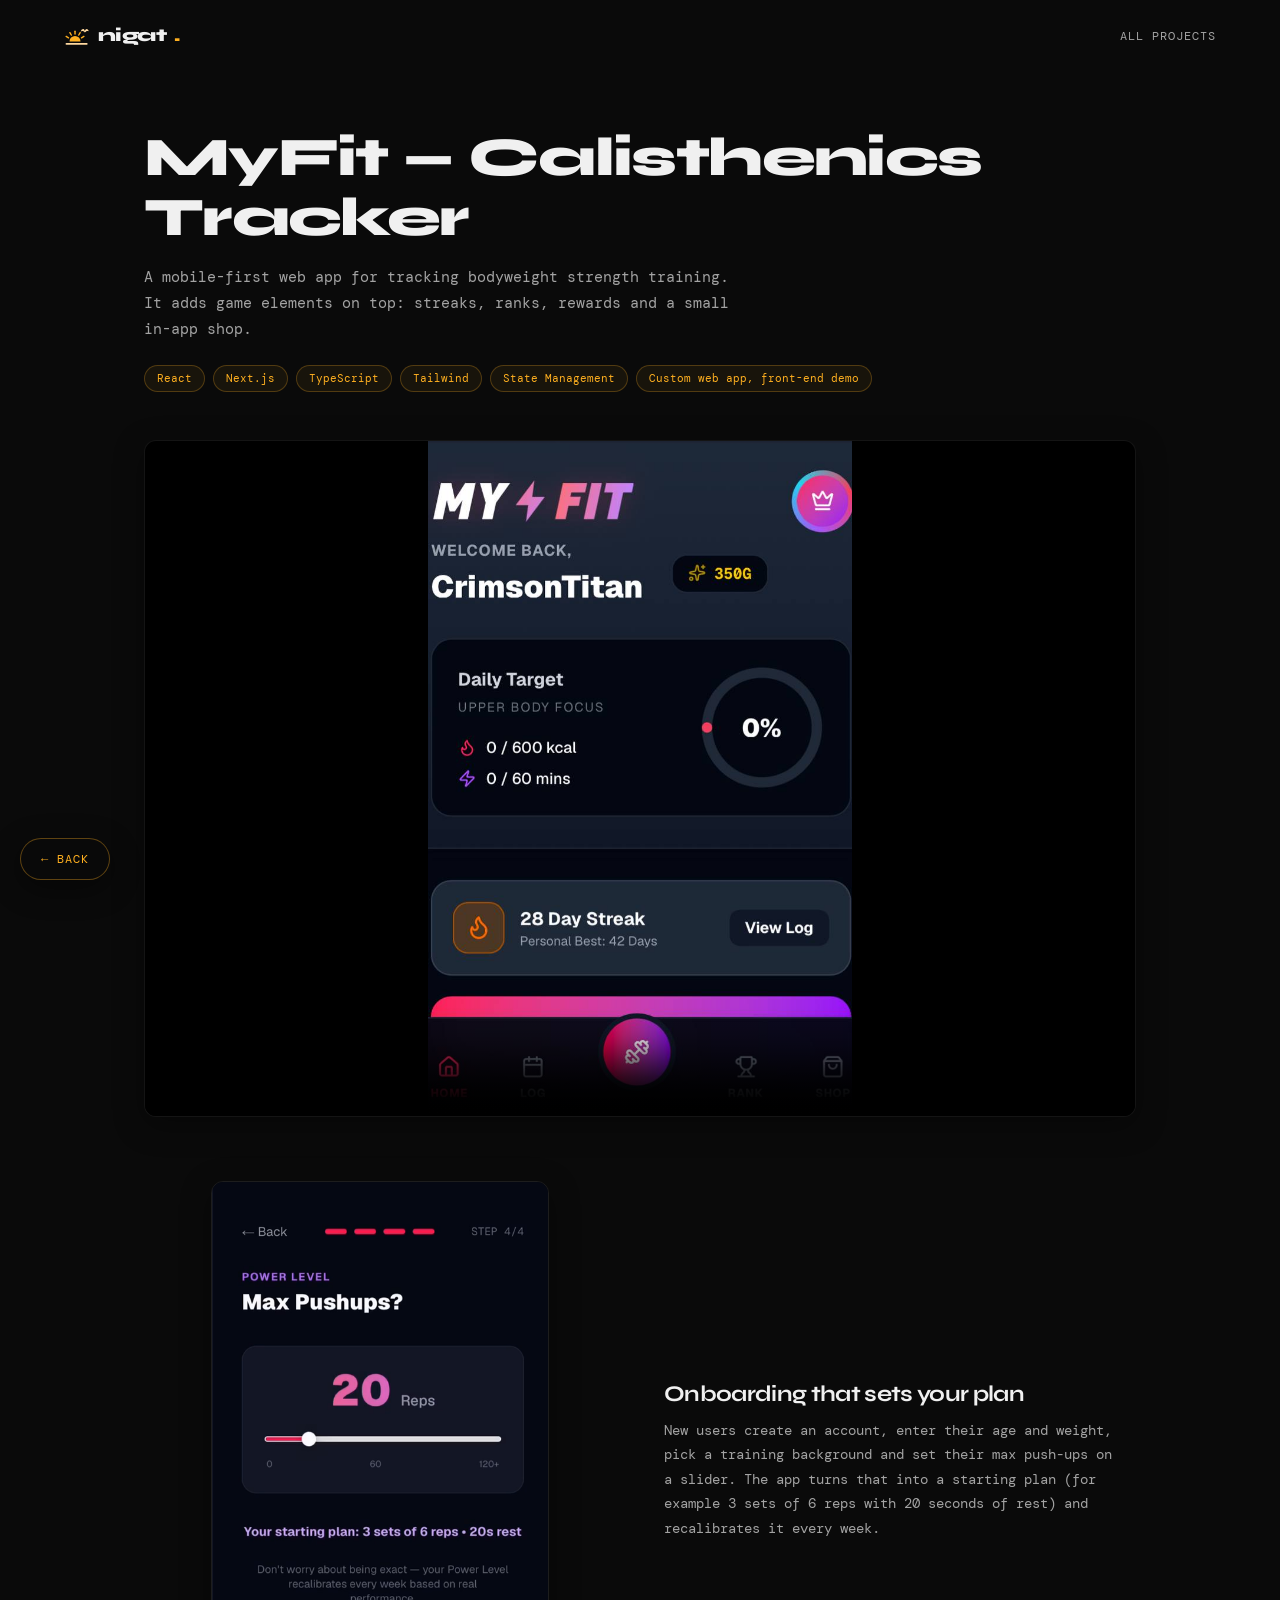
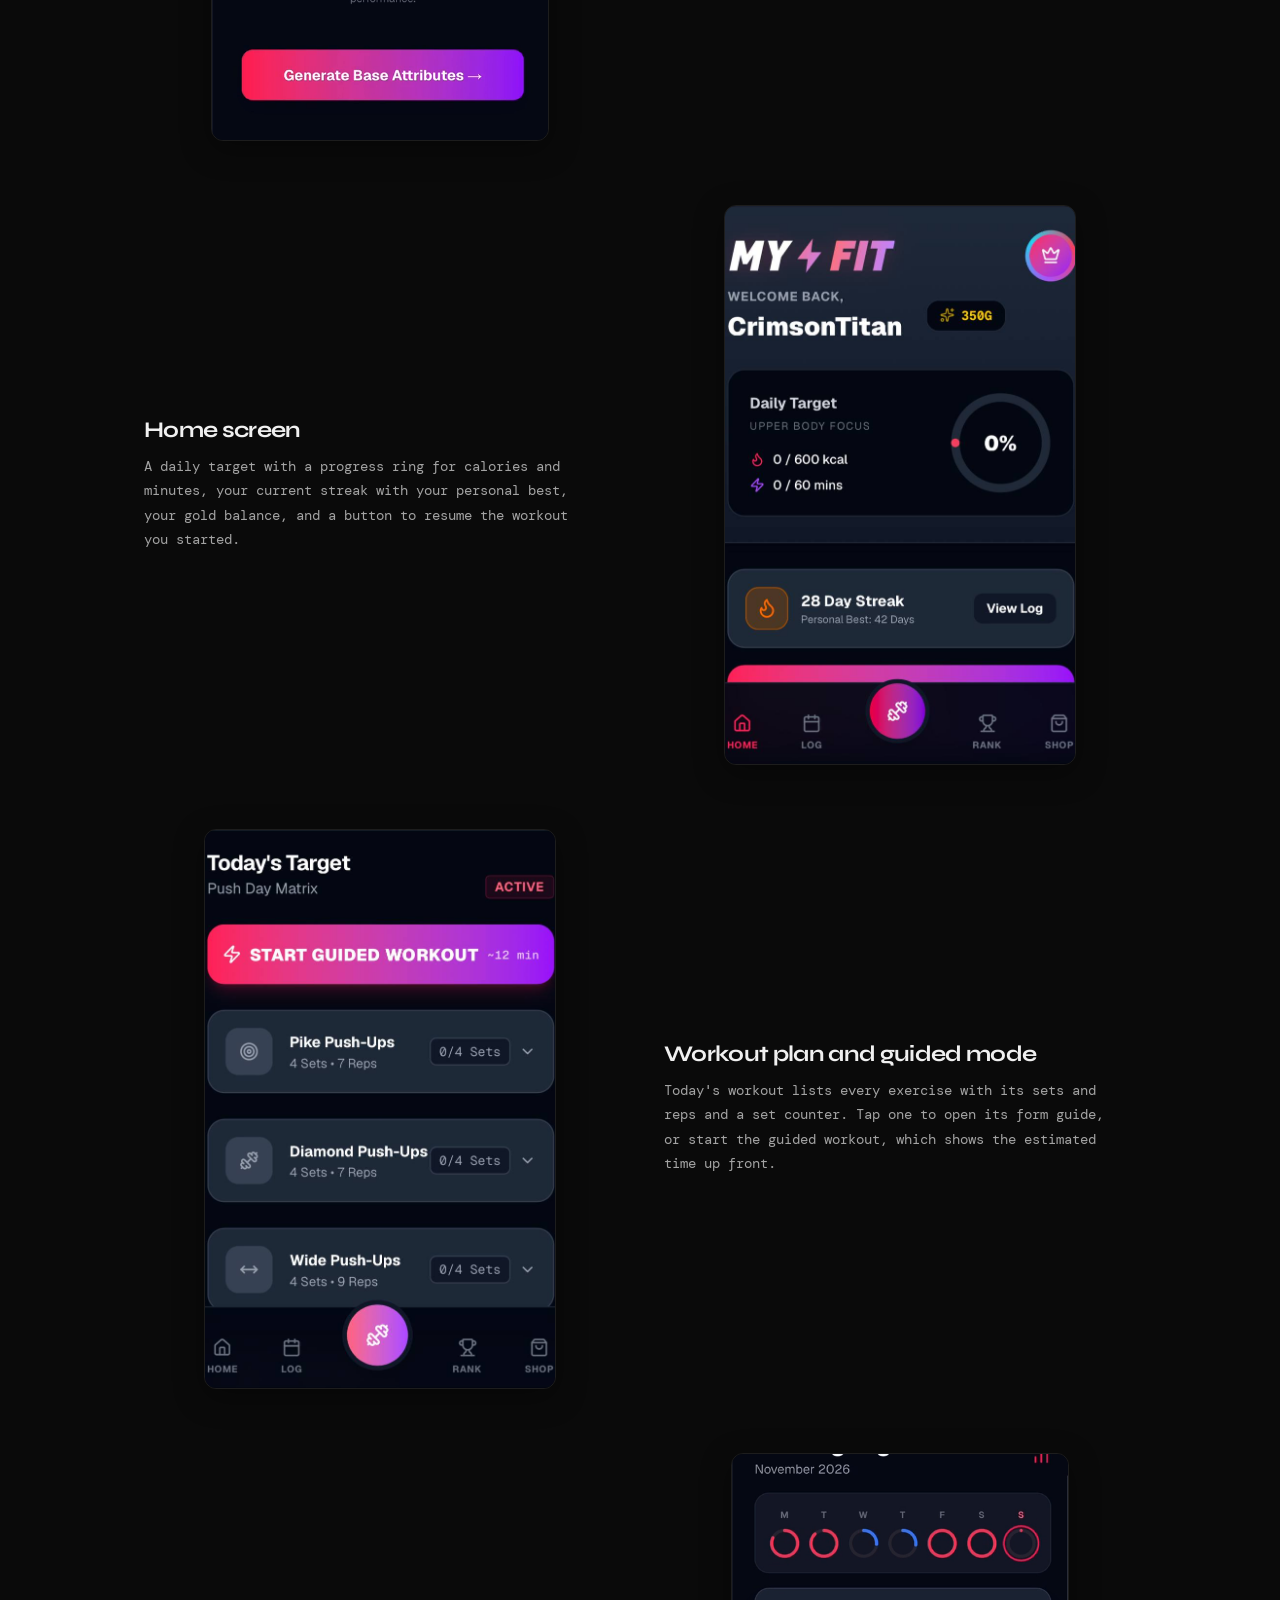
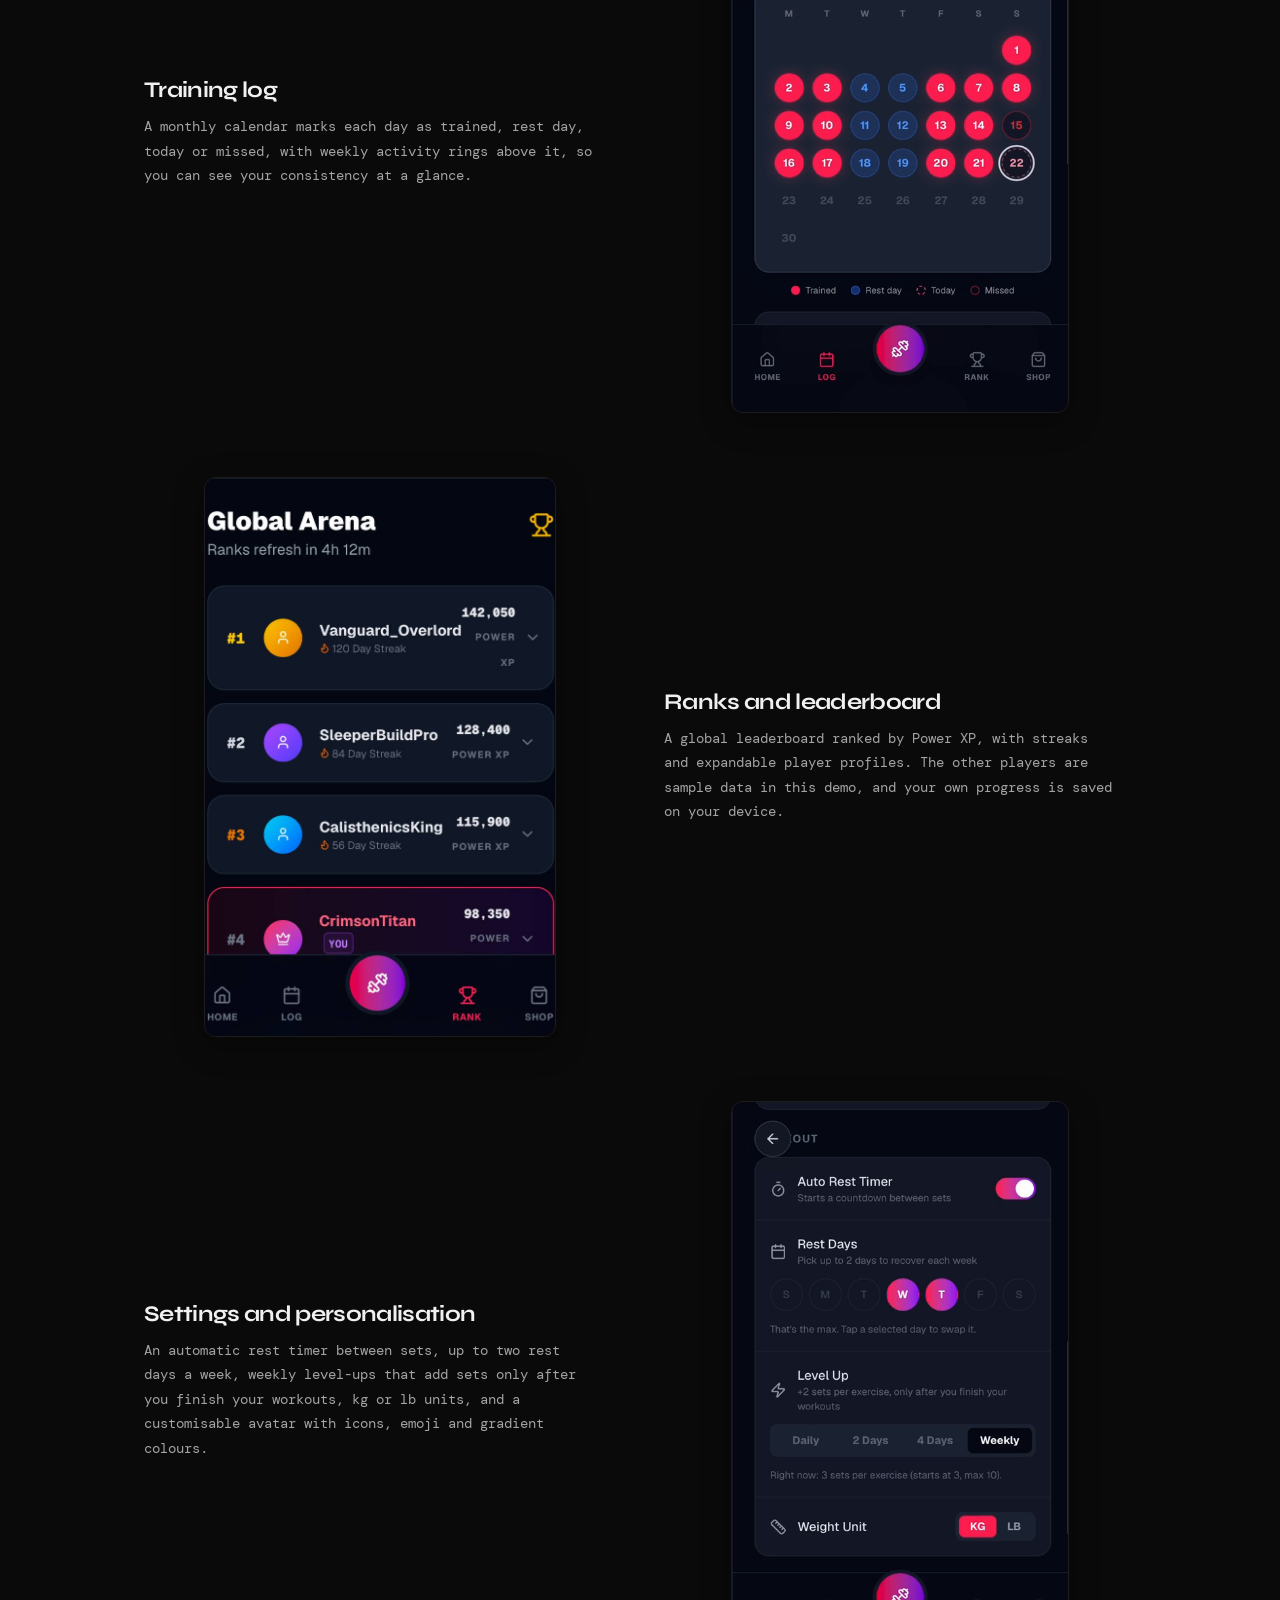
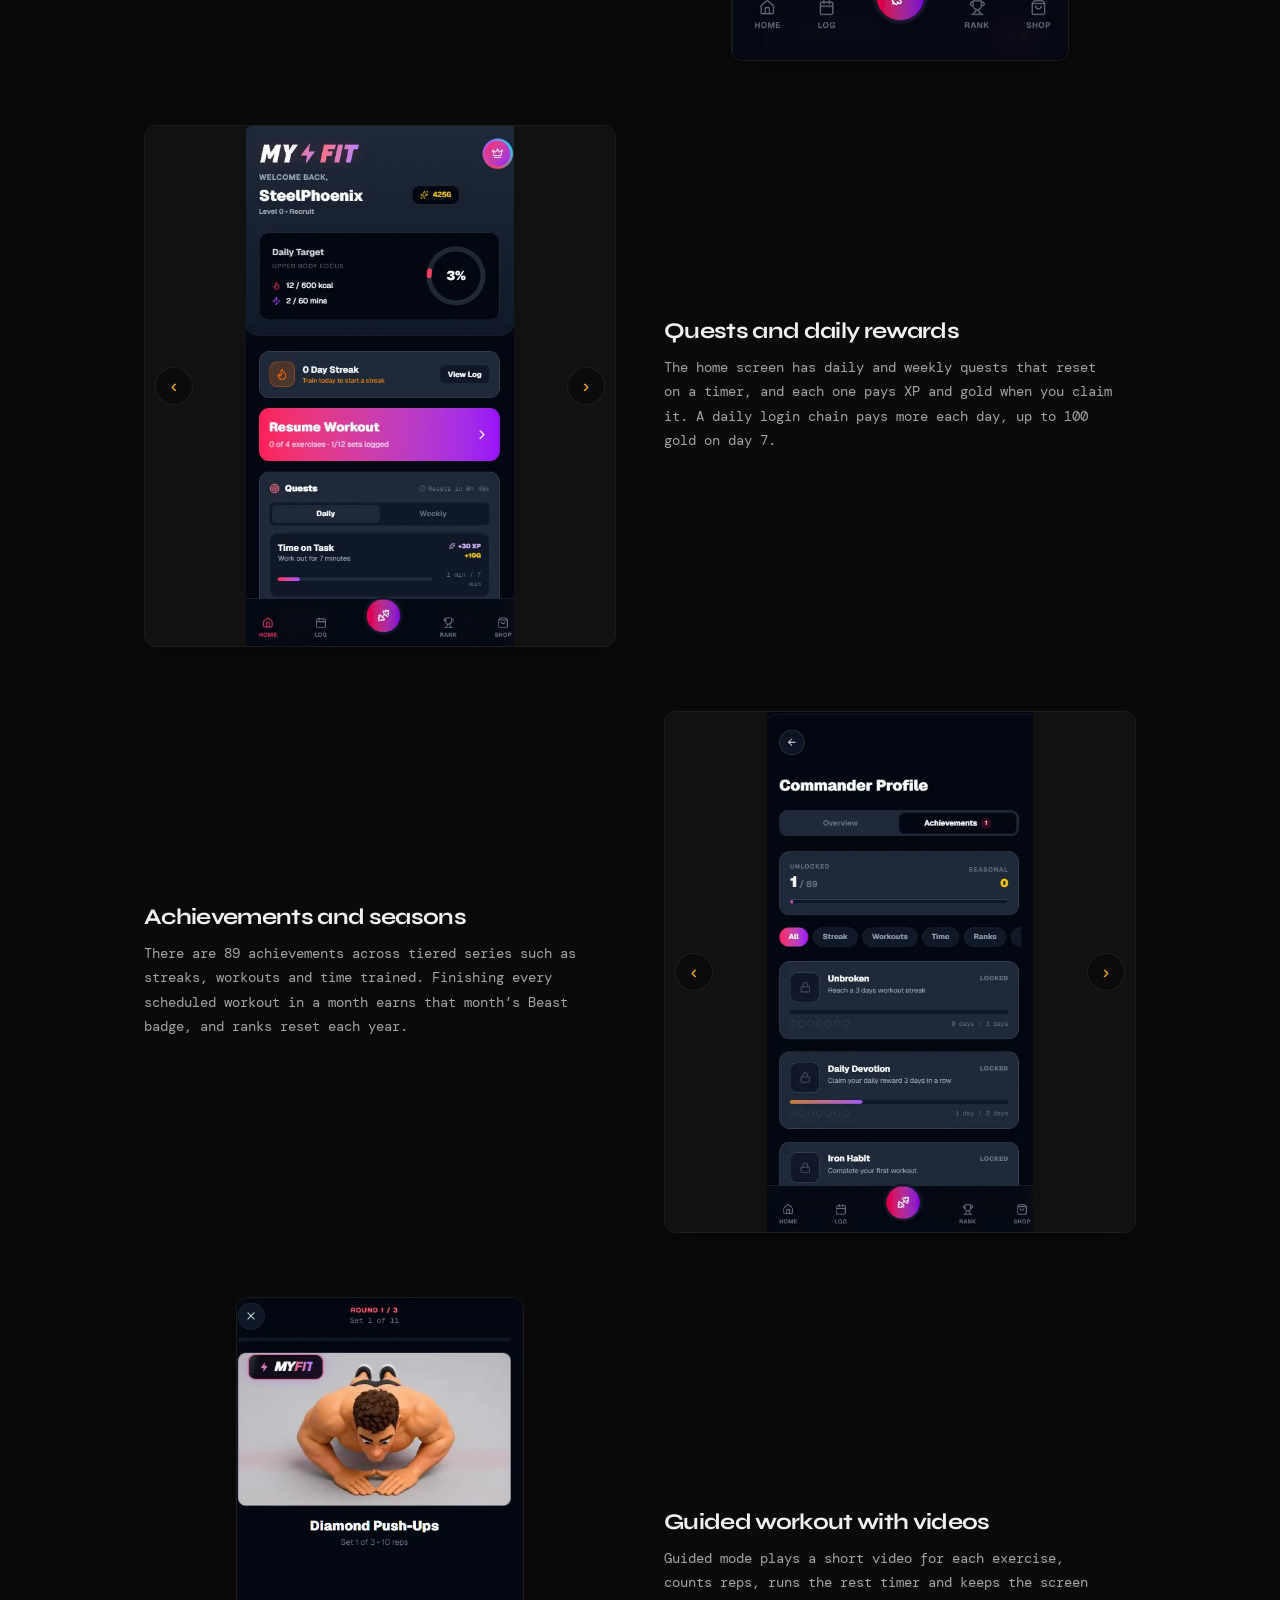
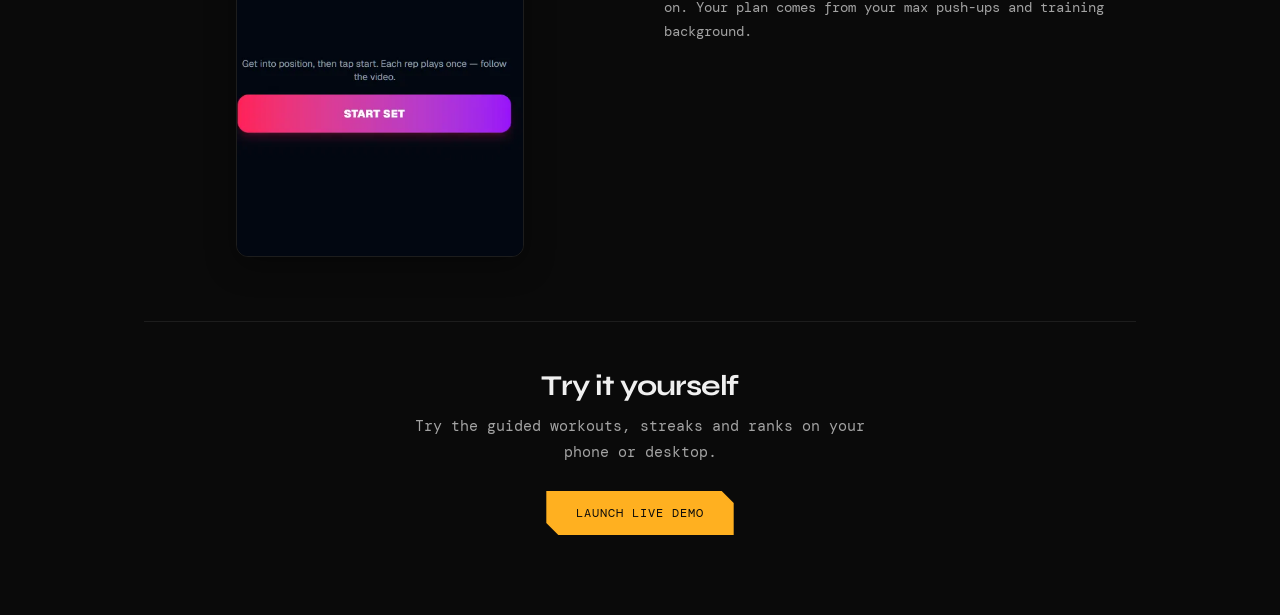
<file: work/myfit.html>
<!DOCTYPE html>
<html lang="en">
<head>
<meta charset="UTF-8">
<meta name="viewport" content="width=device-width, initial-scale=1.0">
<title>MyFit, calisthenics tracker | Nahom</title>
<link rel="preconnect" href="https://fonts.googleapis.com"><link rel="preconnect" href="https://fonts.gstatic.com" crossorigin><link href="https://fonts.googleapis.com/css2?family=DM+Mono:wght@300;400&family=Syne:wght@400;700;800&display=swap" rel="stylesheet">
<link rel="icon" href="assets/nigat-icon.svg" type="image/svg+xml">
<link rel="stylesheet" href="../site.css">
</head>
<body>

<nav id="nav"><a class="nav-logo" href="../index.html"><img src="assets/nigat-mark.svg" width="26" height="26" alt="">nigat<span>.</span></a><ul class="nav-links"><li><a href="../index.html#work">All projects</a></li></ul></nav>

<header class="case-header">
  <h1 class="case-title">MyFit — Calisthenics Tracker</h1>
  <p class="case-lede">A mobile-first web app for tracking bodyweight strength training. It adds game elements on top: streaks, ranks, rewards and a small in-app shop.</p>
  <div class="case-tags">
    <span class="case-tag">React</span>
    <span class="case-tag">Next.js</span>
    <span class="case-tag">TypeScript</span>
    <span class="case-tag">Tailwind</span>
    <span class="case-tag">State Management</span>
    <span class="case-tag">Custom web app, front-end demo</span>
  </div>
</header>

<section class="media-showcase">
  <!-- Main App Video -->
  <div class="video-container">
    <video controls playsinline preload="none" poster="assets/welcome.png">
      <source src="assets/myfit-demo.mp4" type="video/mp4">
      Your browser does not support the video tag.
    </video>
  </div>

  <!-- Onboarding -->
  <div class="feature-row">
    <div class="feature-text">
      <h3 class="feature-title">Onboarding that sets your plan</h3>
      <p class="feature-desc">New users create an account, enter their age and weight, pick a training background and set their max push-ups on a slider. The app turns that into a starting plan (for example 3 sets of 6 reps with 20 seconds of rest) and recalibrates it every week.</p>
    </div>
    <div class="feature-img">
      <img src="assets/myfit-onboarding.png" alt="MyFit onboarding: max push-ups slider and a generated starting plan" loading="lazy">
    </div>
  </div>

  <!-- Home -->
  <div class="feature-row">
    <div class="feature-text">
      <h3 class="feature-title">Home screen</h3>
      <p class="feature-desc">A daily target with a progress ring for calories and minutes, your current streak with your personal best, your gold balance, and a button to resume the workout you started.</p>
    </div>
    <div class="feature-img">
      <img src="assets/welcome.png" alt="MyFit home screen with daily target and 28 day streak" loading="lazy">
    </div>
  </div>

  <!-- Workout -->
  <div class="feature-row">
    <div class="feature-text">
      <h3 class="feature-title">Workout plan and guided mode</h3>
      <p class="feature-desc">Today's workout lists every exercise with its sets and reps and a set counter. Tap one to open its form guide, or start the guided workout, which shows the estimated time up front.</p>
    </div>
    <div class="feature-img">
      <img src="assets/workout.png" alt="MyFit Today's Target screen with Start Guided Workout button and exercise list" loading="lazy">
    </div>
  </div>

  <!-- Log -->
  <div class="feature-row">
    <div class="feature-text">
      <h3 class="feature-title">Training log</h3>
      <p class="feature-desc">A monthly calendar marks each day as trained, rest day, today or missed, with weekly activity rings above it, so you can see your consistency at a glance.</p>
    </div>
    <div class="feature-img">
      <img src="assets/myfit-log.png" alt="MyFit training log calendar for November 2026" loading="lazy">
    </div>
  </div>

  <!-- Ranks -->
  <div class="feature-row">
    <div class="feature-text">
      <h3 class="feature-title">Ranks and leaderboard</h3>
      <p class="feature-desc">A global leaderboard ranked by Power XP, with streaks and expandable player profiles. The other players are sample data in this demo, and your own progress is saved on your device.</p>
    </div>
    <div class="feature-img">
      <img src="assets/rank.png" alt="MyFit Global Arena leaderboard" loading="lazy">
    </div>
  </div>

  <!-- Settings -->
  <div class="feature-row">
    <div class="feature-text">
      <h3 class="feature-title">Settings and personalisation</h3>
      <p class="feature-desc">An automatic rest timer between sets, up to two rest days a week, weekly level-ups that add sets only after you finish your workouts, kg or lb units, and a customisable avatar with icons, emoji and gradient colours.</p>
    </div>
    <div class="feature-img">
      <img src="assets/myfit-settings.png" alt="MyFit settings: rest timer, rest days, level up and weight unit" loading="lazy">
    </div>
  </div>


  <div class="feature-row">
    <div class="feature-text">
      <h3 class="feature-title">Quests and daily rewards</h3>
      <p class="feature-desc">The home screen has daily and weekly quests that reset on a timer, and each one pays XP and gold when you claim it. A daily login chain pays more each day, up to 100 gold on day 7.</p>
    </div>
    <div class="feature-img"><div class="carousel-wrapper" id="quests-car"><div class="carousel-inner" id="quests-car-inner"><div class="carousel-item"><img src="assets/myfit-home-quests.webp" alt="MyFit home with daily target, streak and quests" loading="lazy"></div><div class="carousel-item"><img src="assets/myfit-daily-reward.webp" alt="MyFit daily reward pop-up with a 7-day chain" loading="lazy"></div></div><button class="carousel-btn btn-prev" onclick="moveSlide(-1, 'quests-car-inner')" aria-label="Previous screenshot">‹</button><button class="carousel-btn btn-next" onclick="moveSlide(1, 'quests-car-inner')" aria-label="Next screenshot">›</button></div></div>
  </div>

  <div class="feature-row">
    <div class="feature-text">
      <h3 class="feature-title">Achievements and seasons</h3>
      <p class="feature-desc">There are 89 achievements across tiered series such as streaks, workouts and time trained. Finishing every scheduled workout in a month earns that month’s Beast badge, and ranks reset each year.</p>
    </div>
    <div class="feature-img"><div class="carousel-wrapper" id="ach-car"><div class="carousel-inner" id="ach-car-inner"><div class="carousel-item"><img src="assets/myfit-achievements.webp" alt="MyFit achievements list with progress bars" loading="lazy"></div><div class="carousel-item"><img src="assets/myfit-seasons.webp" alt="MyFit 2026 seasons grid of monthly Beast badges" loading="lazy"></div></div><button class="carousel-btn btn-prev" onclick="moveSlide(-1, 'ach-car-inner')" aria-label="Previous screenshot">‹</button><button class="carousel-btn btn-next" onclick="moveSlide(1, 'ach-car-inner')" aria-label="Next screenshot">›</button></div></div>
  </div>

  <div class="feature-row">
    <div class="feature-text">
      <h3 class="feature-title">Guided workout with videos</h3>
      <p class="feature-desc">Guided mode plays a short video for each exercise, counts reps, runs the rest timer and keeps the screen on. Your plan comes from your max push-ups and training background.</p>
    </div>
    <div class="feature-img"><img src="assets/myfit-guided.webp" alt="MyFit guided workout showing diamond push-ups with a Start Set button" loading="lazy"></div>
  </div>
  <!-- Feature 4 -->
  <!-- Live Demo CTA (Fixed Position Out of Grid) -->
  <div class="cta">
    <h3>Try it yourself</h3>
    <p>Try the guided workouts, streaks and ranks on your phone or desktop.</p>
    <a class="btn" href="https://myfit.us.ci/" target="_blank" rel="noopener noreferrer">Launch Live Demo</a>
  </div>
</section>

<script>
  // Advanced Carousel Logic to handle multiple carousels independently
  const slideState = {
    'checkout-inner': 0,
    'admin-inner': 0,
    'speed-inner': 0
  };
  
  function moveSlide(direction, trackId) {
    const track = document.getElementById(trackId);
    const totalSlides = track.children.length;
    
    // Update the specific state for this carousel
    slideState[trackId] = (slideState[trackId] + direction + totalSlides) % totalSlides;
    
    // Apply transform
    track.style.transform = `translateX(-${slideState[trackId] * 100}%)`;
  }
</script>
<a class="back-fab" href="../index.html#work" aria-label="Back to all projects">← Back</a>
<script src="../fx.js" defer></script>
</body>
</html>
</file>
<file: site.css>
*,*::before,*::after{box-sizing:border-box;margin:0;padding:0}
:root{color-scheme:dark;--bg-solid:#0a0a0a;--bg:#0a0a0a;--bg2:#111;--bg3:#191919;--border:rgba(255,255,255,.08);--accent:#ffb020;--accent2:#ffb020;--text:#f0f0f0;--muted:#808080;--muted2:#a3a3a3}
html{scroll-behavior:smooth;overflow-x:clip}
body{background:var(--bg-solid);color:var(--text);font:15px/1.75 'DM Mono',ui-monospace,Menlo,monospace;overflow-x:hidden}
h1,h2,h3,.nav-logo{font-family:'Syne',system-ui,sans-serif;letter-spacing:-.03em;line-height:1.1}
a{color:var(--accent)}
img,video{max-width:100%;display:block}
:focus-visible{outline:2px solid var(--accent2);outline-offset:3px}

/* background layers */

/* pointer effects (added by fx.js on mouse devices only) */

/* nav */
nav{position:fixed;top:0;left:0;right:0;z-index:100;display:flex;justify-content:space-between;align-items:center;padding:1.4rem 4rem;border-bottom:1px solid transparent;transition:border-color .3s,background .3s}
nav.scrolled{background:rgba(10,10,10,.96);border-color:var(--border)}
.nav-logo{font-weight:800;font-size:18px;color:var(--text);text-decoration:none}
.nav-logo span{color:var(--accent)}
.nav-links{display:flex;gap:2.2rem;list-style:none}
.nav-links a{position:relative;color:var(--muted2);text-decoration:none;font-size:12px;letter-spacing:.08em;text-transform:uppercase;transition:color .2s}
.nav-links a::after{content:'';position:absolute;left:0;right:0;bottom:-3px;height:1px;background:var(--accent);transform:scaleX(0);transform-origin:left;transition:transform .3s}
.nav-links a:hover{color:var(--text)}.nav-links a:hover::after{transform:scaleX(1)}

/* hero */
.hero{min-height:0;display:grid;grid-template-columns:1.25fr .75fr;gap:3rem;align-items:center;padding:8rem 4rem 4rem;overflow:hidden}
.hero-left,.hero-right{position:relative;z-index:2}
.badge{display:inline-flex;align-items:center;gap:8px;background:rgba(255,176,32,.07);border:1px solid rgba(255,176,32,.22);border-radius:100px;padding:6px 16px;font-size:11px;color:var(--accent);letter-spacing:.08em;margin-bottom:2rem}
.badge::before{content:'';width:6px;height:6px;background:var(--accent);border-radius:50%;animation:pulse 2s infinite}
@keyframes pulse{0%,100%{opacity:1;transform:scale(1)}50%{opacity:.4;transform:scale(.8)}}
.hero-title{font-weight:800;font-size:clamp(2.2rem,4.2vw,4.4rem);line-height:.98;margin-bottom:1.6rem}
.hero-title .line{display:block;overflow:hidden;padding-bottom:.08em}
.hero-title .line span{display:block;animation:up .8s cubic-bezier(.16,1,.3,1) both}
.hero-title .line:nth-child(2) span{animation-delay:.1s}.hero-title .line:nth-child(3) span{animation-delay:.2s}.hero-title .line:nth-child(4) span{animation-delay:.3s}
.hero-title .accent{color:var(--accent)}
@media(min-width:1100px){.hero-title .line span{white-space:nowrap}}
@keyframes up{from{transform:translateY(110%);opacity:0}to{transform:none;opacity:1}}
@keyframes fade{from{opacity:0;transform:translateY(10px)}to{opacity:1;transform:none}}
.hero-sub{color:var(--muted2);max-width:34em;margin-bottom:2.2rem;animation:fade 1s .5s both}
.btns{display:flex;gap:1.2rem;align-items:center;flex-wrap:wrap;animation:fade 1s .6s both}
.btn{display:inline-flex;align-items:center;gap:8px;background:var(--accent);color:#0a0a0a;padding:14px 30px;font:400 12px 'DM Mono',monospace;letter-spacing:.08em;text-transform:uppercase;text-decoration:none;border:0;transition:transform .2s,background .2s;clip-path:polygon(0 0,calc(100% - 12px) 0,100% 12px,100% 100%,12px 100%,0 calc(100% - 12px))}
.btn:hover{background:#ffc24d;transform:translateY(-2px)}
.btn:active{transform:scale(.97)}
.btn.alt{background:none;clip-path:none;padding:14px 0;color:var(--muted2)}
.btn.alt:hover{color:var(--text);transform:none}

/* stats strip */
.strip{display:grid;grid-template-columns:repeat(3,1fr);border-top:1px solid var(--border);border-bottom:1px solid var(--border);background:var(--bg)}
.strip div{position:relative;overflow:hidden;padding:2.2rem 4rem;border-right:1px solid var(--border)}
.strip div:last-child{border-right:0}
.strip div::before{content:'';position:absolute;left:0;right:0;bottom:0;height:2px;background:var(--accent);transform:scaleX(0);transform-origin:left;transition:transform .4s}
.strip div:hover::before{transform:scaleX(1)}
.strip b{display:block;font:800 2.6rem/1 'Syne',sans-serif;letter-spacing:-.03em;margin-bottom:6px}
.strip b span{color:var(--accent)}
.strip small{color:var(--muted);font-size:12px}

/* sections */
section{padding:7rem 4rem}
.tag{display:inline-flex;align-items:center;gap:10px;color:var(--accent);font-size:11px;letter-spacing:.12em;margin-bottom:1.2rem}
.tag::before{content:'';width:24px;height:1px;background:var(--accent)}
.title{font-weight:800;font-size:clamp(2rem,4vw,3.2rem);margin-bottom:1.4rem}
.projects{background:var(--bg2)}
.grid{display:grid;grid-template-columns:repeat(2,1fr);gap:1px;background:var(--border);border:1px solid var(--border);margin-top:3rem}
.card{position:relative;display:flex;flex-direction:column;background:var(--bg2);overflow:hidden;transition:background .3s,box-shadow .25s}
.card:hover{background:var(--bg3)}
.card::before{content:'';position:absolute;top:0;left:0;right:0;height:2px;z-index:2;background:var(--accent);transform:scaleX(0);transform-origin:left;transition:transform .4s}
.card:hover::before{transform:scaleX(1)}
.card-img{aspect-ratio:2/1;overflow:hidden;border-bottom:1px solid var(--border);background:#000}
.card-img img{width:100%;height:100%;object-fit:cover;object-position:top}
.card-body{padding:1.8rem 2rem 2rem;display:flex;flex-direction:column;flex:1}
.card-tags{display:flex;flex-wrap:wrap;gap:6px;margin-bottom:1rem}
.card-tags span{font-size:11px;padding:2px 10px;border:1px solid var(--border);color:var(--muted2)}
.card h3{font-size:1.45rem;margin-bottom:.7rem}
.card p{color:var(--muted2);font-size:14px;margin-bottom:1.4rem}
.card-links{display:flex;gap:1.6rem;flex-wrap:wrap;margin-top:auto}
.card-links a{font-size:12px;letter-spacing:.06em;text-decoration:none;transition:letter-spacing .2s}
.card-links a:hover{letter-spacing:.1em}
.about-grid{display:grid;grid-template-columns:1fr 1fr;gap:6rem;align-items:start}
.about-text p{color:var(--muted2);margin-bottom:1.2rem;max-width:34em}
.about-text strong{color:var(--text);font-weight:400}
.skills-label{font-size:11px;letter-spacing:.1em;color:var(--muted);margin-bottom:1rem}
.skills{display:grid;grid-template-columns:1fr 1fr;gap:1px;background:var(--border);border:1px solid var(--border)}
.skills div{display:flex;align-items:center;gap:10px;background:var(--bg2);padding:13px 18px;font-size:13px;color:var(--muted2);transition:background .2s,color .2s}
.skills div:hover{background:var(--bg3);color:var(--text)}
.skills div::before{content:'';width:4px;height:4px;border-radius:50%;background:var(--accent);flex-shrink:0}
.cta-section{position:relative;text-align:center;background:var(--bg3);border-top:1px solid var(--border);overflow:hidden}
.cta-section::before{content:'';position:absolute;inset:0;pointer-events:none;background:radial-gradient(ellipse at center bottom,rgba(255,176,32,.07),transparent 60%)}
.cta-section>*{position:relative}
.cta-section .tag{justify-content:center}
.cta-title{font-weight:800;font-size:clamp(2.4rem,5vw,4.4rem);margin-bottom:1.3rem}
.cta-sub{color:var(--muted2);margin:0 auto 2.2rem;max-width:30em}
.btn.outline{background:transparent;color:var(--accent);border:1px solid var(--accent);clip-path:none;padding:15px 38px}
.btn.outline:hover{background:var(--accent);color:#0a0a0a}
footer{display:flex;justify-content:space-between;align-items:center;flex-wrap:wrap;gap:1rem;padding:2rem 4rem;background:rgba(10,10,10,.95);border-top:1px solid var(--border);color:var(--muted);font-size:12px}
footer div{display:flex;gap:2rem}
footer a{color:var(--muted);text-decoration:none;transition:color .2s}footer a:hover{color:var(--accent)}
.js .reveal{opacity:0;transform:translateY(24px);transition:opacity .7s cubic-bezier(.16,1,.3,1),transform .7s cubic-bezier(.16,1,.3,1)}
.js .reveal.visible{opacity:1;transform:none}

/* case studies */
.case-header,.media-showcase{max-width:1040px;margin:0 auto}
.case-header{padding:8rem 1.5rem 1rem}
.case-title{font-weight:800;font-size:clamp(2rem,4.5vw,3.4rem);margin-bottom:1rem}
.case-lede{color:var(--muted2);max-width:40em;margin-bottom:1.4rem}
.case-tags{display:flex;gap:.5rem;flex-wrap:wrap}
.case-tag{font-size:11px;padding:3px 12px;border:1px solid rgba(255,176,32,.25);background:rgba(255,176,32,.06);color:var(--accent);border-radius:100px}
.media-showcase{padding:2rem 1.5rem 4rem}
.video-container{border-radius:12px;overflow:hidden;border:1px solid var(--border);background:#000;margin-bottom:4rem;box-shadow:0 8px 30px rgba(0,0,0,.35)}
.video-container video,.video-container img{width:100%;max-height:75vh;object-fit:contain;margin:0 auto}
.feature-row{display:grid;grid-template-columns:1fr 1fr;gap:3rem;align-items:center;margin-bottom:4rem}
.feature-row:nth-child(even) .feature-text{order:2}
.feature-title{font-size:1.4rem;margin-bottom:.7rem}
.feature-desc{color:var(--muted2);font-size:14px;max-width:32em}
.feature-img img{width:auto;max-width:100%;max-height:560px;margin:0 auto;border-radius:12px;border:1px solid var(--border);box-shadow:0 8px 30px rgba(0,0,0,.35)}
.carousel-wrapper{position:relative;border-radius:12px;overflow:hidden;border:1px solid var(--border);box-shadow:0 8px 30px rgba(0,0,0,.35)}
.carousel-inner{display:flex;transition:transform .35s ease}
.carousel-item{min-width:100%;background:var(--bg2)}
.carousel-item img{width:100%;max-height:520px;object-fit:contain;border:0;border-radius:0;box-shadow:none}
.carousel-btn{position:absolute;top:50%;transform:translateY(-50%);width:38px;height:38px;border-radius:50%;border:1px solid var(--border);background:rgba(10,10,10,.8);color:var(--accent);font-size:1.2rem;cursor:pointer}
.carousel-btn:hover{border-color:var(--accent)}
.btn-prev{left:10px}.btn-next{right:10px}
.cta{text-align:center;padding:3rem 0 1rem;border-top:1px solid var(--border)}
.cta h3{font-size:1.8rem;margin-bottom:.7rem}
.cta p{color:var(--muted2);max-width:30em;margin:0 auto 1.6rem}


/* floating back button (case studies) */
.back-fab{position:fixed;left:1.25rem;bottom:calc(1.25rem + env(safe-area-inset-bottom,0px));z-index:100;display:inline-flex;align-items:center;gap:8px;padding:12px 20px;border-radius:100px;border:1px solid rgba(255,176,32,.35);background:rgba(10,10,10,.82);color:var(--accent);font:400 12px 'DM Mono',monospace;letter-spacing:.08em;text-transform:uppercase;text-decoration:none;box-shadow:0 8px 30px rgba(0,0,0,.45);transition:transform .2s,background .2s,color .2s}
.back-fab:hover{background:var(--accent);color:#0a0a0a;transform:translateX(-3px)}
@media(max-width:768px){.back-fab{left:1rem;padding:11px 16px}}

@media(max-width:900px){.grid{grid-template-columns:1fr}.about-grid{grid-template-columns:1fr;gap:3rem}}
@media(max-width:768px){
 nav{padding:1rem 1.5rem;background:rgba(10,10,10,.92);border-color:var(--border)}
 .nav-links{gap:1rem}.nav-links a{font-size:11px;letter-spacing:.03em}
 .hero{grid-template-columns:1fr;padding:7rem 1.5rem 3rem;min-height:auto;gap:2.5rem}
 .hero-title{font-size:2.4rem}
 .strip{grid-template-columns:1fr}.strip div{padding:1.6rem 1.5rem;border-right:0;border-bottom:1px solid var(--border)}
 section{padding:4.5rem 1.5rem}footer{padding:1.5rem}
 .feature-row{grid-template-columns:1fr;gap:1.3rem;margin-bottom:3rem}.feature-row:nth-child(even) .feature-text{order:0}
 .case-header{padding-top:6.5rem}
}
@media(prefers-reduced-motion:reduce){html{scroll-behavior:auto}*,*::before,*::after{animation:none!important;transition:none!important}.js .reveal{opacity:1;transform:none}}

/* ---- v2: services layout ---- */
.hero{grid-template-columns:1.1fr .9fr;padding:9rem 4rem 5rem}
.hero-title{font-size:clamp(2.3rem,4.6vw,4.2rem)}
.hero-title .accent{color:var(--accent)}
.hero-note{margin-top:1.4rem;font-size:12px;color:var(--muted)}
.shots{position:relative;height:380px}
.shots figure{position:absolute;width:78%;border:1px solid var(--border);background:#000;overflow:hidden;box-shadow:0 16px 40px rgba(0,0,0,.45)}
.shots img{width:100%;height:auto;aspect-ratio:16/10;object-fit:cover;object-position:top}
.shots figcaption{padding:8px 12px;font-size:11px;color:var(--muted2);background:var(--bg2)}
.shots figure:nth-child(1){top:0;right:0}.shots figure:nth-child(2){bottom:0;left:0;border-color:rgba(255,176,32,.3)}
.nav-links .nav-cta{color:#0a0a0a;background:var(--accent);padding:8px 16px}
.nav-links .nav-cta::after{display:none}.nav-links .nav-cta:hover{color:#0a0a0a;background:#ffc24d}
.menu-btn{display:none;background:none;border:1px solid var(--border);color:var(--text);font:12px 'DM Mono',monospace;padding:9px 14px;letter-spacing:.08em;text-transform:uppercase}
.help{background:var(--bg2)}
.help-grid,.steps{display:grid;grid-template-columns:repeat(3,1fr);gap:1px;background:var(--border);border:1px solid var(--border);margin-top:2.5rem}
.help-grid div,.steps div{background:var(--bg);padding:1.6rem}
.help-grid h3,.steps h3{font-size:1.1rem;margin-bottom:.5rem}
.help-grid p,.steps p{color:var(--muted2);font-size:13px}
.steps{grid-template-columns:repeat(5,1fr)}
.steps b{display:block;color:var(--accent);font:800 1.6rem 'Syne',sans-serif;margin-bottom:.6rem}
.pricing .lead{color:var(--muted2);max-width:38em}
.plans{display:grid;grid-template-columns:repeat(4,1fr);gap:1px;background:var(--border);border:1px solid var(--border);margin-top:2.5rem}
.plan{position:relative;display:flex;flex-direction:column;background:var(--bg2);padding:1.8rem 1.5rem}
.plan.rec{background:var(--bg3);box-shadow:inset 0 2px 0 var(--accent)}
.plan .flag{position:absolute;top:12px;right:12px;font-size:10px;letter-spacing:.08em;color:var(--accent);text-transform:uppercase}
.plan h3{font-size:1.25rem}
.plan .for{color:var(--muted);font-size:12px;margin:.4rem 0 1rem}
.plan .price{font:800 2.2rem/1 'Syne',sans-serif;letter-spacing:-.03em;margin-bottom:1.2rem}
.plan .price small{font:400 12px 'DM Mono',monospace;color:var(--muted);margin-right:4px}
.plan ul{list-style:none;margin-bottom:1.5rem;flex:1}
.plan li{position:relative;padding:5px 0 5px 18px;font-size:13px;color:var(--muted2)}
.plan li::before{content:'';position:absolute;left:0;top:13px;width:6px;height:6px;border-radius:50%;background:var(--accent)}
.plan .btn{justify-content:center;padding:12px 18px}
.fine{margin-top:1.2rem;font-size:12px;color:var(--muted)}
.faq{max-width:820px}
.faq details{border-bottom:1px solid var(--border);padding:1.1rem 0}
.faq summary{cursor:pointer;font:700 1.05rem 'Syne',sans-serif;list-style:none;display:flex;justify-content:space-between;gap:1rem}
.faq summary::after{content:'+';color:var(--accent)}
.faq details[open] summary::after{content:'\2212'}
.faq details p{color:var(--muted2);font-size:14px;margin-top:.7rem;max-width:40em}
@media(max-width:1100px){.plans{grid-template-columns:repeat(2,1fr)}.steps{grid-template-columns:repeat(2,1fr)}}
@media(max-width:768px){
 .menu-btn{display:block}
 .nav-links{display:none;position:absolute;top:100%;left:0;right:0;flex-direction:column;gap:0;background:#0a0a0a;border-bottom:1px solid var(--border)}
 nav.open .nav-links{display:flex}
 .nav-links a{display:block;padding:16px 1.5rem;font-size:13px}
 .nav-links .nav-cta{margin:.5rem 1.5rem 1rem;text-align:center}
 .hero{grid-template-columns:1fr;padding:6.5rem 1.5rem 3rem}
 .hero-title{font-size:2.2rem}
 .shots{height:auto;display:grid;gap:12px}.shots figure{position:static;width:100%}
 .btn{padding:14px 22px}.btns{gap:.6rem}
 .help-grid,.plans,.steps{grid-template-columns:1fr}
 .card-body{padding:1.4rem}
}

/* tiers */
.branches{display:grid;gap:1px;background:var(--border);border:1px solid var(--border);margin-top:2.5rem}
.branch{background:var(--bg2)}
.branch summary{list-style:none;cursor:pointer;display:grid;grid-template-columns:1.2fr 2fr auto auto;gap:1.5rem;align-items:center;padding:1.5rem}
.branch summary::-webkit-details-marker{display:none}
.branch summary h3{font-size:1.25rem}
.branch summary p{color:var(--muted2);font-size:13px}
.branch .from{font:800 1.6rem 'Syne',sans-serif;white-space:nowrap}.branch .from small{display:block;font:400 11px 'DM Mono',monospace;color:var(--muted)}
.branch .more{color:var(--accent);font-size:12px;letter-spacing:.06em;white-space:nowrap}
.branch[open] .more::after{content:' \2212'}.branch:not([open]) .more::after{content:' +'}
.tiers{display:grid;grid-template-columns:repeat(4,1fr);gap:1px;background:var(--border);border-top:1px solid var(--border)}
.tier{background:var(--bg);padding:1.3rem}
.tier .lvl{font-size:11px;color:var(--accent);letter-spacing:.08em;text-transform:uppercase}
.tier h4{font:700 1rem 'Syne',sans-serif;margin:.3rem 0}
.tier .pr{font:800 1.4rem 'Syne',sans-serif}.tier .pr small{display:block;font:400 11px 'DM Mono',monospace;color:var(--muted)}
.tier .best{font-size:12px;color:var(--muted);margin:.7rem 0}
.tier p{font-size:12.5px;color:var(--muted2)}
.contact-row{display:flex;flex-wrap:wrap;gap:.8rem;justify-content:center;margin-top:1.6rem}
.contact-row a{border:1px solid var(--border);padding:11px 18px;color:var(--text);text-decoration:none;font-size:12px;letter-spacing:.06em;text-transform:uppercase}
.contact-row a:hover{border-color:var(--accent);color:var(--accent)}
@media(max-width:1100px){.tiers{grid-template-columns:repeat(2,1fr)}}
@media(max-width:768px){.branch summary{grid-template-columns:1fr auto;gap:.6rem 1rem}.branch summary p{grid-column:1/-1;order:3}.tiers{grid-template-columns:1fr}.contact-row a{flex:1 1 40%;text-align:center}}

.lvl-badge{color:var(--accent);font-size:11px;letter-spacing:.06em;margin:-.6rem 0 1.1rem}.built{margin-top:.7rem;font-size:12px}.built a{color:var(--accent)}

.offer{display:flex;flex-wrap:wrap;gap:.4rem 1.2rem;align-items:baseline;border:1px solid rgba(255,176,32,.3);background:rgba(255,176,32,.05);padding:1rem 1.3rem;margin-top:2rem}
.offer b{font:800 1.1rem 'Syne',sans-serif;color:var(--accent)}.offer span{font-size:13px;color:var(--muted2)}
.deal{margin-top:.5rem;font-size:12px;color:var(--accent)}
.price-cta{display:flex;flex-wrap:wrap;gap:1rem 2rem;align-items:center;justify-content:space-between;margin-top:1.5rem;padding:1.4rem;border:1px solid var(--border);background:var(--bg2)}
.price-cta h3{font-size:1.2rem}.price-cta p{color:var(--muted2);font-size:13px;max-width:36em}

.pr s{color:var(--muted);font-size:1.05rem;font-weight:600;margin-right:.3rem;text-decoration-thickness:2px}

.nav-logo{display:inline-flex;align-items:center;gap:8px}.nav-logo img{display:block}
</file>
